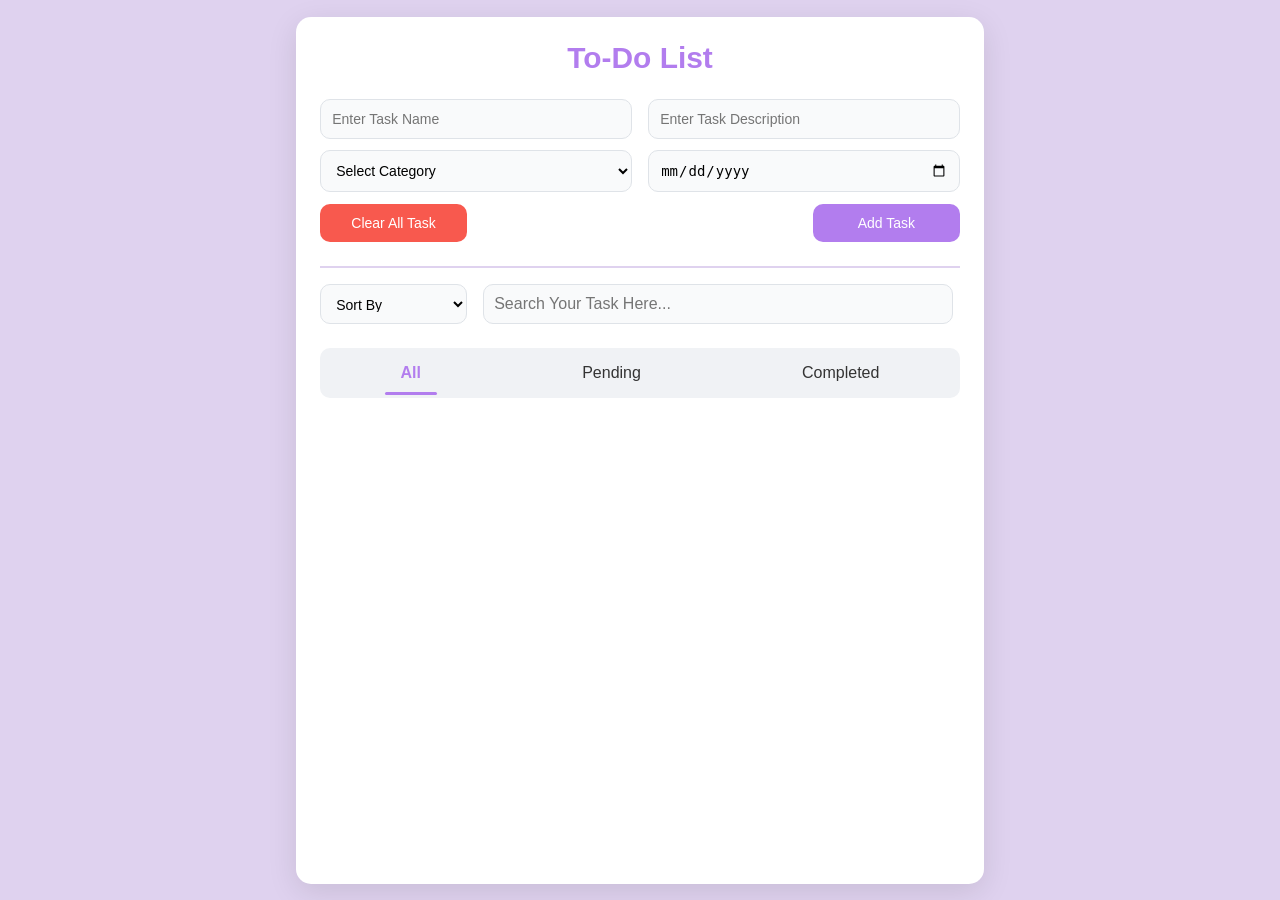
<file: index.html>
<!DOCTYPE html>
<html lang="en">

<head>
    <meta charset="UTF-8">
    <meta name="viewport" content="width=device-width, initial-scale=1.0">
    <title>To-Do List</title>

    <link rel="stylesheet" href="style.css">
</head>

<body>
    <div class="container">
        <div class="header">To-Do List</div>
        <div class="input">
            <div id="errormessage">Invalid Input(only character)</div>

            <div class="row">
                <input type="text" id="taskNameInput" name="tname" placeholder="Enter Task Name"  minlength="1" maxlength="30" required/>
                <input type="text" id="taskDescriptionInput" placeholder="Enter Task Description" minlength="1"
                    maxlength="100" required/>
            </div>
            <div class="row">
                <select id="taskPriorityInput" required>
                    <option value="" selected>Select Category</option>
                    <option value="Personal">Personal</option>
                    <option value="Business">Business</option>
                    <option value="Other">Other</option>
                </select>
                <input type="date" id="taskDateInput" required>
            </div>
            <div class="action-buttons">
                <button class="clear-btn" id="clearAllTasksBtn">Clear All Task</button>
                <button class="task-btn" id="addTaskBtn">Add Task</button>
            </div>
        </div>
        <div class="partition"></div>
        <div class="filter">
            <select id="sortingDropdown" class="sorting-dropdown">
                <option value="default">Sort By</option>
                <option value="alphabetical">A-Z</option>
                <option value="alphabetical-desc">Z-A</option>
                <option value="date">Date</option>
            </select>
            <div class="search-container">
                <input type="text" id="searchBar" placeholder="Search Your Task Here...">
            </div>
        </div>
        <div class="status">
            <div class="status-tab active" data-filter="all">All</div>
            <div class="status-tab" data-filter="pending">Pending</div>
            <div class="status-tab" data-filter="completed">Completed</div>
        </div>
        <ul id="taskList" class="task-list"></ul>
    </div>
    <div id="popup" class="modal">
        <div class="content">
            <h2 id="PName"></h2>
            <p id="PDesc"></p>
            <p id="PCategory"></p>
            <p id="PDate"></p>
        </div>
    </div>

    <script src="script.js"></script>
</body>

</html>
</file>
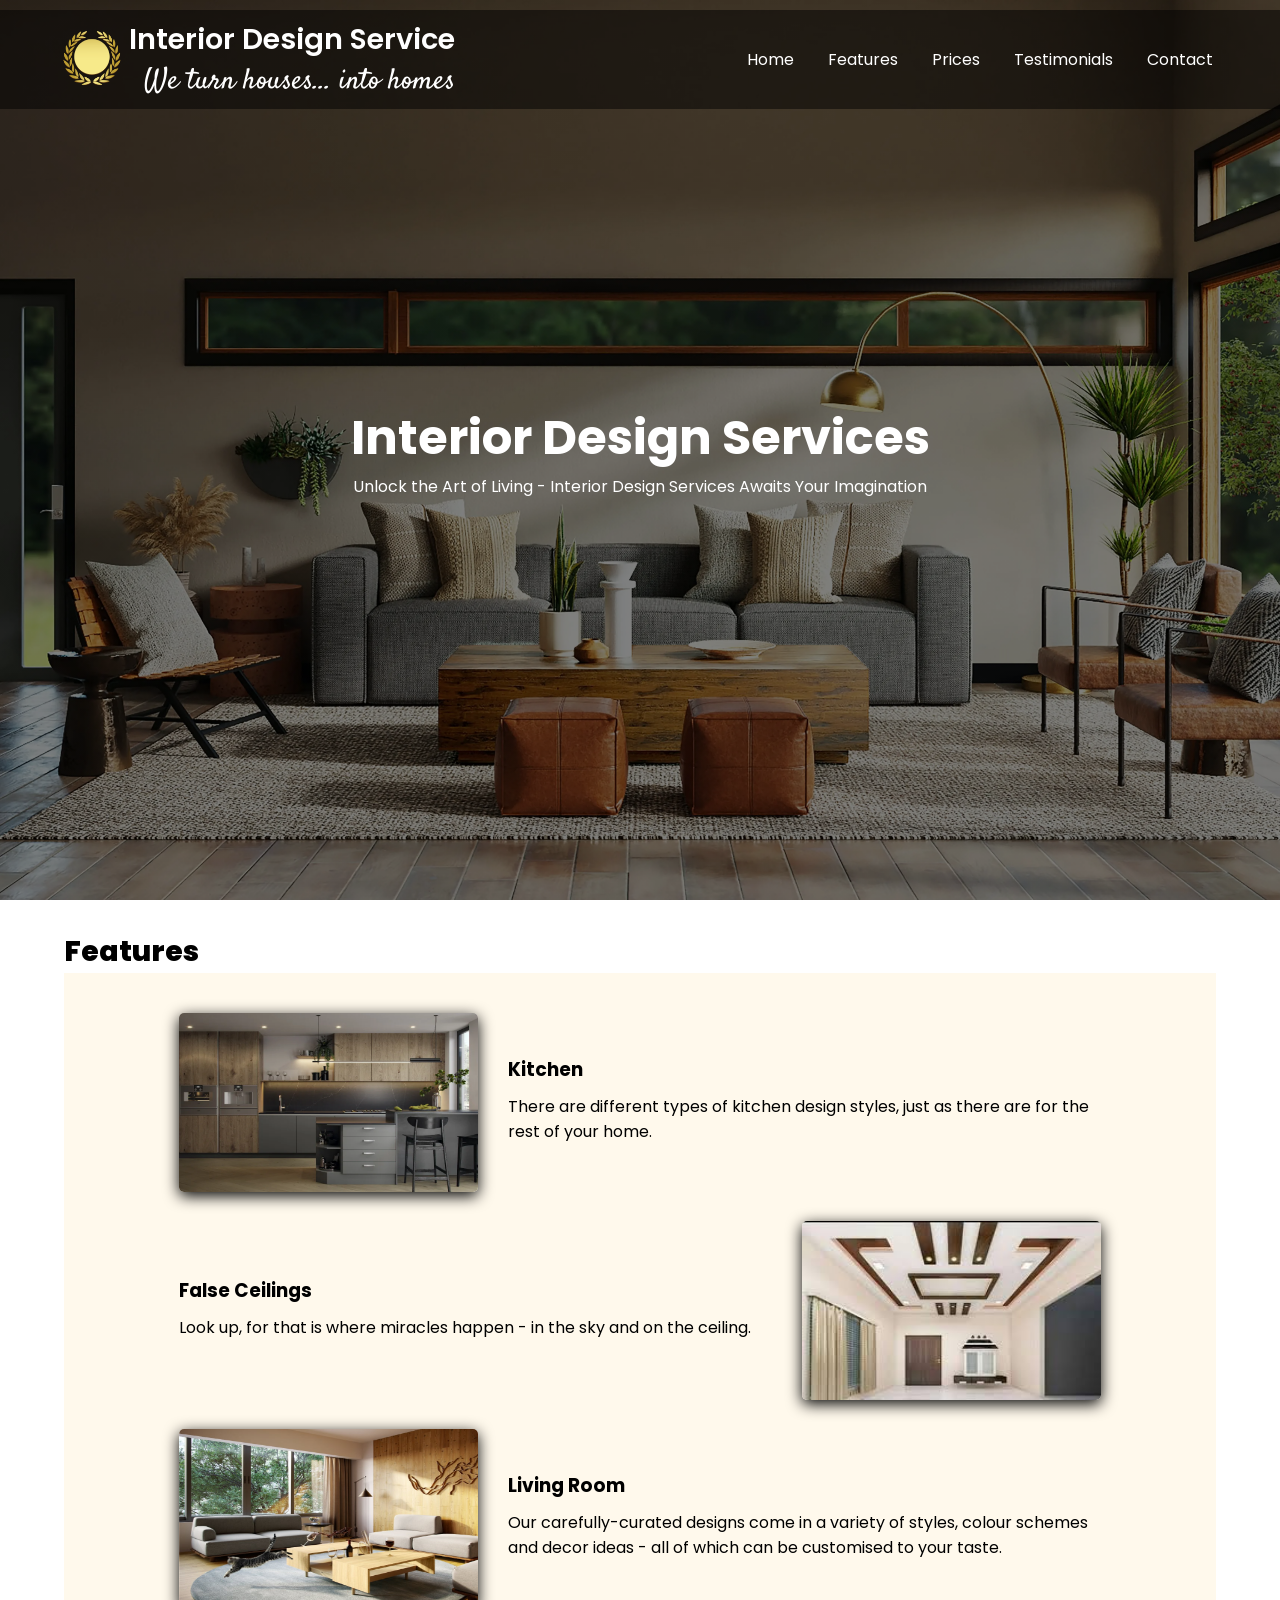
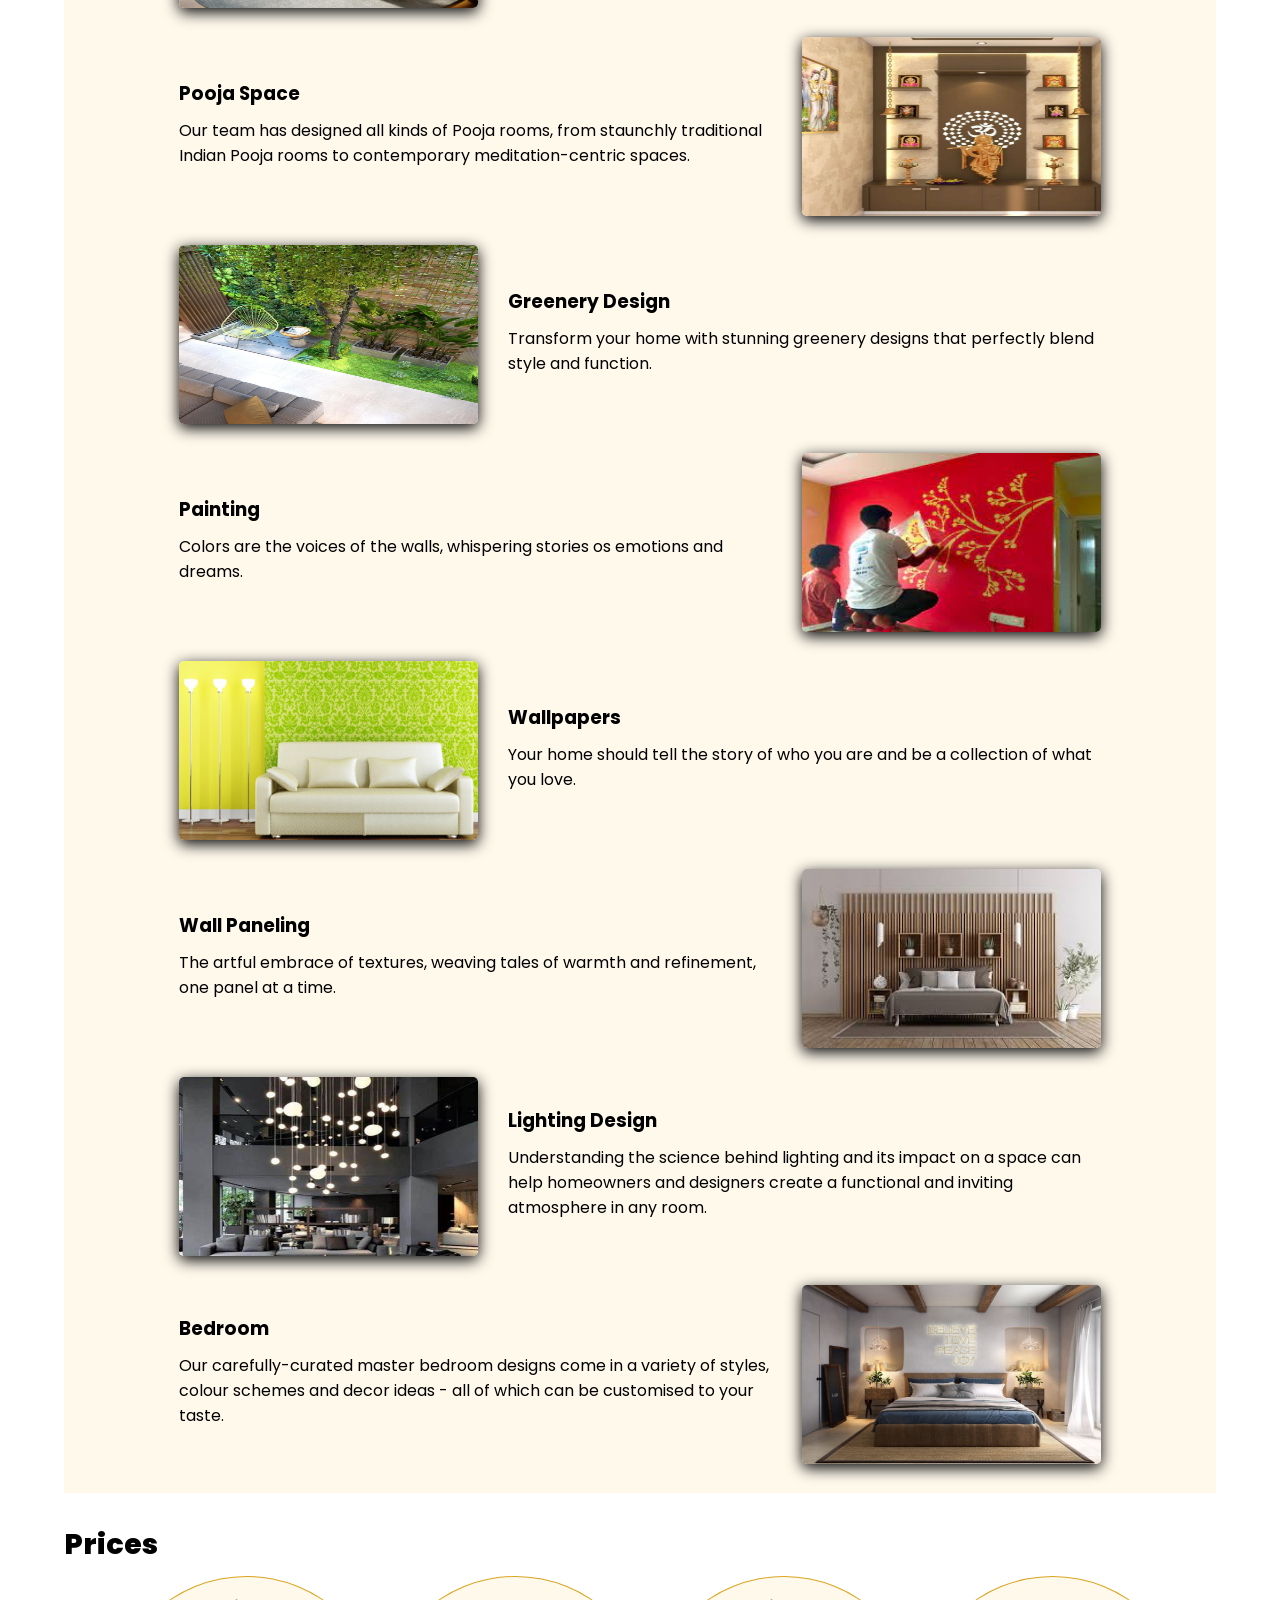
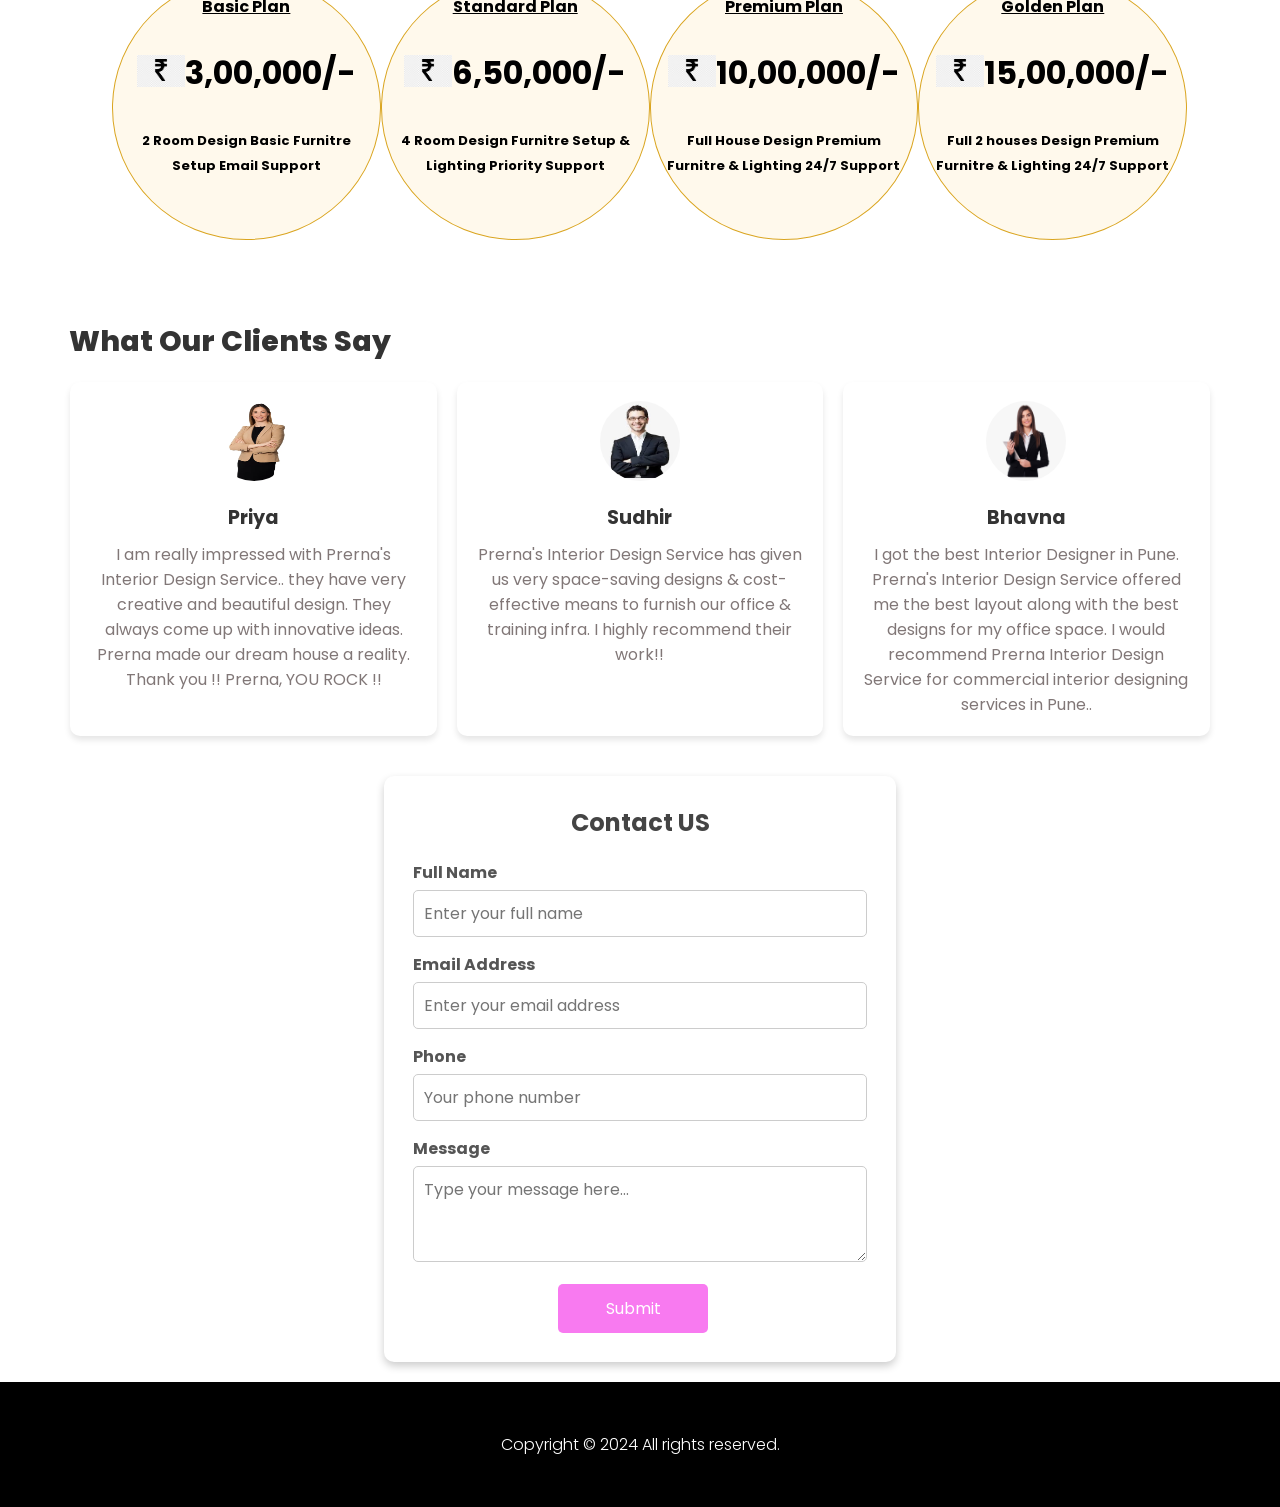
<file: Assignment-2/index.html>
<!DOCTYPE html>
<html>

<head>
    <meta charset="UTF-8">
    <meta name="viewport" content="width=device-width, initial-scale=1.0">

    <title>Interior Design Services</title>
    <link rel="stylesheet" href="style.css">


    <link rel="preconnect" href="https://fonts.googleapis.com">
    <link rel="preconnect" href="https://fonts.gstatic.com" crossorigin>
    <link href="https://fonts.googleapis.com/css2?family=Poppins:wght@600;700&family=Satisfy&display=swap"
        rel="stylesheet">
</head>

<body>
    <div class="navbar top">
        <div class="nav-main">
            <div class="nav-logo"><a href="#"><img src="images/l.webp" alt="lOGO" width="100%" height="100%"></a>
            </div>
            <div class="brand">
                <div class="brand-name"><a href="#">Interior Design Service</a></div>
                <div class="brand-quote"><a class="brand-quote" href="#">We turn houses... into homes</a></div>
            </div>
        </div>
        <nav>
            <input type="checkbox" id="menu-toggle" />
            <label for="menu-toggle" class="hamburger">
                <div class="line"></div>
                <div class="line"></div>
                <div class="line"></div>
            </label>
            <div class="nav-items" id="navitems">
                <div><a class="nav-links" href="#">Home</a></div>
                <div><a class="nav-links" href="#features">Features</a></div>
                <div><a class="nav-links" href="#prices">Prices</a></div>
                <div><a class="nav-links" href="#testimonials">Testimonials</a></div>
                <div><a class="nav-links" href="#contacts">Contact</a></div>
            </div>
        </nav>
    </div>

    <div class="main-background home" id="nav">
        <div class="matter">
            <h1>Interior Design Services</h1>
            <p> Unlock the Art of Living -
                Interior Design Services Awaits Your Imagination</p>
        </div>
    </div>

    <section id="features">

        <div class="heading">Features</div>
        <div class="main">
            <div id="kitchen" class="row">
                <div class="image"><img src="images/kitchen/kitchen2.png" alt="Carpentry"></div>
                <div class="content">
                    <h3>Kitchen</h3>
                    <p>
                        There are different types of kitchen design styles, just as there are for the rest of your home.
                    </p>
                </div>
            </div>

            <div id="ceiling" class="row">
                <div class="content">
                    <h3>False Ceilings</h3>
                    <p>
                        Look up, for that is where miracles happen - in the sky and on the ceiling.
                    </p>
                </div>
                <div class="image"><img src="images/ceiling/c1.png" alt="wallpaper"></div>
            </div>

            <div id="living-room" class="row">
                <div class="image"><img src="images/livingroom/livingroom3.png" alt="wallpaper"></div>
                <div class="content">
                    <h3>Living Room</h3>
                    <p>
                        Our carefully-curated designs come in a variety of styles, colour schemes and decor
                        ideas - all of which can be customised to your taste.
                    </p>
                </div>
            </div>

            <div id="pooja-space" class="row">
                <div class="content">
                    <h3>Pooja Space</h3>
                    <p>
                        Our team has designed all kinds of Pooja rooms, from staunchly traditional Indian Pooja rooms to
                        contemporary meditation-centric spaces. </p>
                </div>
                <div class="image"><img src="images/pooja_space.jpg" alt="wallpaper"></div>
            </div>



            <div id="green-design" class="row">
                <div class="image"><img src="images/greenery_design.jpg" alt="wallpaper"></div>
                <div class="content">
                    <h3>Greenery Design</h3>
                    <p>
                        Transform your home with stunning greenery designs that perfectly blend style and function.
                    </p>
                </div>
            </div>


            <div id="painting" class="row">
                <div class="content">
                    <h3>Painting</h3>
                    <p>
                        Colors are the voices of the walls, whispering stories os emotions and dreams.
                    </p>
                </div>
                <div class="image"><img src="images/painting/painting.png" alt="wallpaper"></div>

            </div>

            <div id="wallpapers" class="row">
                <div class="image"><img src="images/wallpaper/wallpaper.jpg" alt="wallpaper"></div>
                <div class="content">
                    <h3>Wallpapers</h3>
                    <p>
                        Your home should tell the story of who you are and be a collection of what you love.
                    </p>
                </div>
            </div>

            <div class="row">
                <div class="content">
                    <h3>Wall Paneling</h3>
                    <p>
                        The artful embrace of textures, weaving tales of warmth and refinement, one panel at a time.
                    </p>
                </div>
                <div class="image"><img src="images/wall-panelling/wp1.png" alt="wallpaper"></div>
            </div>

            <div id="wallpapers" class="row">
                <div class="image"><img src="images/lighting.jpg" alt="wallpaper"></div>
                <div class="content">
                    <h3>Lighting Design</h3>
                    <p>
                        Understanding the science behind lighting and its impact on a space can help homeowners and
                        designers
                        create a functional and inviting atmosphere in any room. </p>
                </div>
            </div>
            <div class="row">
                <div class="content">
                    <h3>Bedroom</h3>
                    <p>
                        Our carefully-curated master bedroom designs come in a variety of styles, colour schemes and
                        decor
                        ideas - all of which can be customised to your taste. </p>
                </div>
                <div class="image"><img src="images/bedroom/bedroom2.png" alt="wallpaper"></div>
            </div>
        </div>

    </section>
    <section id="prices">
        <div class="heading">Prices</div>
        <div class="steps">
            <div>
                <div class="step1">
                    <h4 class="pricesfirstsection"><a href="#"><b>Basic Plan</b></a></h4>
                    <h4 class="pricesfirstsection" id="price"><img src="images/rupees.png"><a>3,00,000/-</a></h4>
                    <h4 class="pricesfirstsection"><a href="#">2 Room Design
                            Basic Furnitre Setup
                            Email Support</a></h4>
                </div>
            </div>
            <div>
                <div class="step2">
                    <h4 class="pricesfirstsection"><a href="#"><b>Standard Plan</b></a></h4>
                    <h4 class="pricesfirstsection" id="price"><img src="images/rupees.png"><a>6,50,000/-</a></h4>
                    <h4 class="pricesfirstsection"><a href="#">4 Room Design

                            Furnitre Setup & Lighting

                            Priority Support</a></h4>
                </div>
            </div>
            <div>

                <div class="step3">
                    <h4 class="pricesfirstsection"><a href="#"><b>Premium Plan</b></a></h4>
                    <h4 class="pricesfirstsection" id="price"><img src="images/rupees.png"><a>10,00,000/-</a></h4>
                    <h4 class="pricesfirstsection"><a href="#">Full House Design

                            Premium Furnitre & Lighting

                            24/7 Support</a></h4>
                </div>
            </div>
            <div>
                <div class="step4">
                    <h4 class="pricesfirstsection"><a href="#"><b>Golden Plan</b></a></h4>
                    <h4 class="pricesfirstsection" id="price"><img src="images/rupees.png"><a>15,00,000/-</a></h4>
                    <h4 class="pricesfirstsection"><a href="#">Full 2 houses Design
                            Premium Furnitre & Lighting
                            24/7 Support</a></h4>
                </div>
            </div>
        </div>

    </section>




    <section id="testimonials">
        <h2 class="heading">What Our Clients Say</h2>
        <div class="testimonial-container">
            <div class="testimonial">
                <img src="images/girls1.jpg" alt="Client 1">
                <h3>Priya</h3>
                <p>I am really impressed with Prerna's Interior Design Service.. they have very creative and beautiful
                    design. They always come up with innovative ideas. Prerna made our dream house a reality. Thank you
                    !! Prerna, YOU ROCK !!</p>
            </div>
            <div class="testimonial">
                <img src="images/boy.jpg" alt="Client 2">
                <h3>Sudhir</h3>
                <p>Prerna's Interior Design Service has given us very space-saving designs & cost-effective means to
                    furnish our office & training infra. I highly recommend their work!!</p>
            </div>
            <div class="testimonial">
                <img src="images/bhavna.jpg" alt="Client 3">
                <h3>Bhavna</h3>
                <p>I got the best Interior Designer in Pune. Prerna's Interior Design Service offered me the best layout
                    along with the best designs for my office space. I would recommend Prerna Interior Design Service
                    for commercial interior designing services in Pune..</p>
            </div>
        </div>
    </section>

    <section id="contacts">
        <h2>Contact US</h2>
        <form>
            <div class="form">
                <label>Full Name</label>
                <input type="text" id="full-name" placeholder="Enter your full name" required>
            </div>
            <div class="form">
                <label>Email Address</label>
                <input type="email" id="email" placeholder="Enter your email address" required>
            </div>
            <div class="form-phone">
                <div class="form">
                    <label>Phone</label>
                    <input type="tel" id="phone" placeholder="Your phone number">
                </div>
            </div>
            <div class="form">
                <label>Message</label>
                <textarea id="message" placeholder="Type your message here..." required></textarea>
            </div>
            <button type="submit">Submit</button>
        </form>
    </section>
    <footer>
        <div class="footer">
            <div class="f1" id="bottom">
                <p> Copyright &copy; 2024 All rights reserved.</p>
            </div>
    </footer>
</body>

</html>
</file>
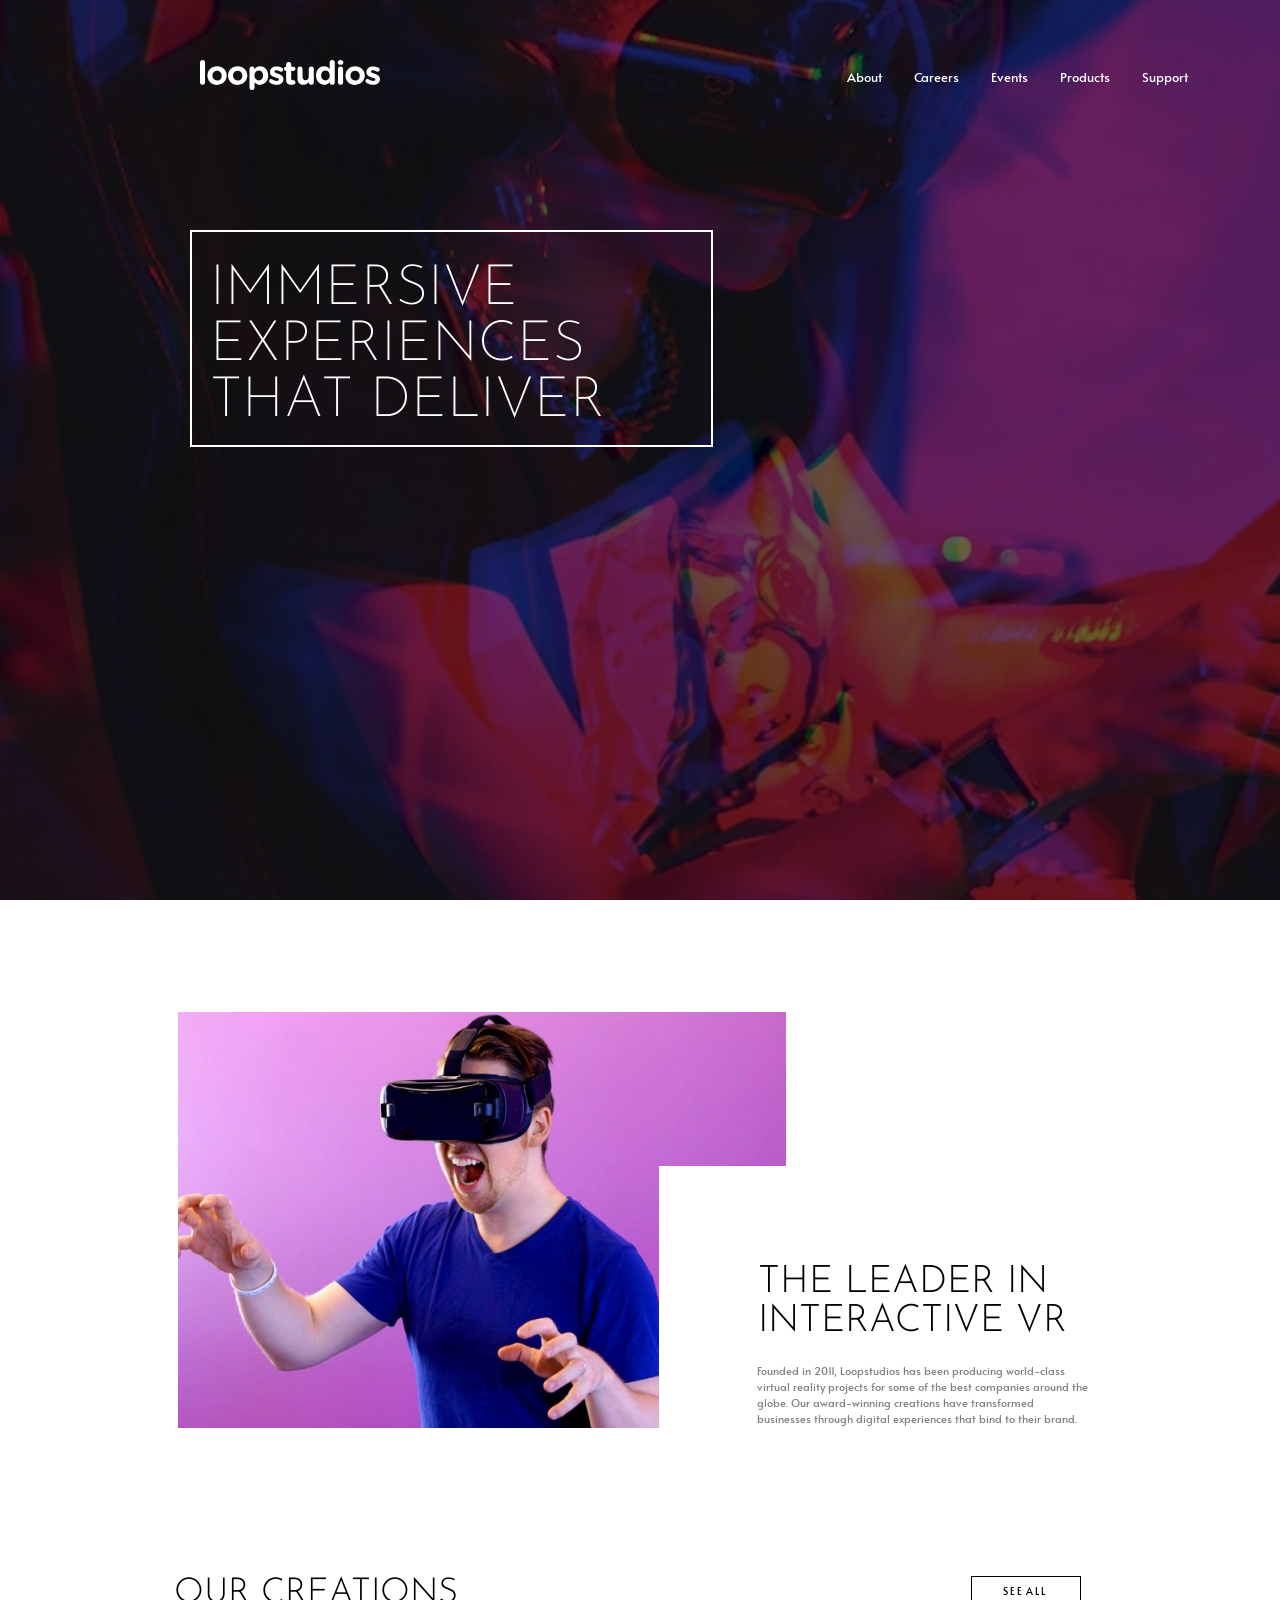
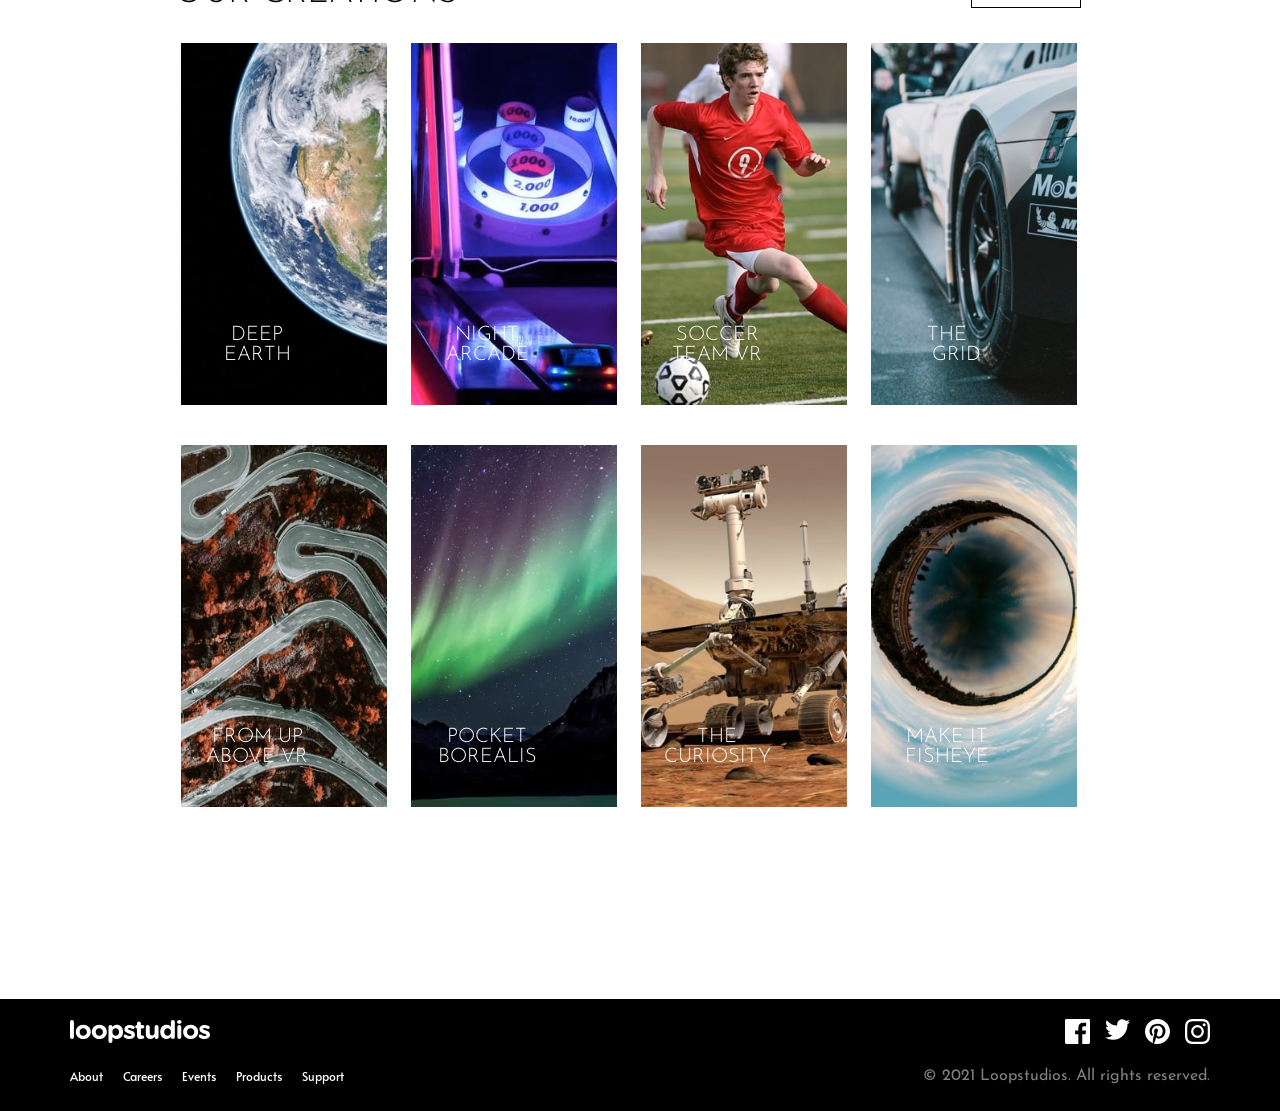
<file: loopstudios-landing-page-main/index.html>
<!DOCTYPE html>
<html lang="en">

<head>
    <meta charset="UTF-8">
    <meta name="viewport" content="width=device-width, initial-scale=1.0">
    <!-- displays site properly based on user's device -->

    <link rel="preconnect" href="https://fonts.googleapis.com">
    <link rel="preconnect" href="https://fonts.gstatic.com" crossorigin>
    <link href="https://fonts.googleapis.com/css2?family=Alata&display=swap" rel="stylesheet">
    <title>Frontend Mentor | Loopstudios landing page</title>
    <link
        href="https://fonts.googleapis.com/css2?family=Alata&family=Josefin+Sans:ital,wght@0,100..700;1,100..700&display=swap"
        rel="stylesheet">
    <style>
        .alata-regular {
            font-family: "Alata", sans-serif;
            font-weight: 400;
            font-style: normal;
        }

        .josefin-sans-hero-content {
            font-family: "Josefin Sans", serif;
            font-optical-sizing: auto;
            font-weight: 100;
            font-style: normal;
        }

        /* .attribution {
            font-size: 11px;
            text-align: center;
            justify-content: end;
            position: absolute;
            top: 143rem;
            left: 490px;
        }

        .attribution a {
            color: hsl(228, 45%, 44%);
        } */

        * {
            margin: 0;
            padding: 0;
            box-sizing: border-box;
        }

        body {
            font-family: Arial, sans-serif;
        }

        header {
            position: absolute;
            top: 60px;
            padding: 0px 0px 0px 100px;
            color: white;
            z-index: 10;
            width: 85%;
            left: 100px;
        }

        .navbar {
            display: flex;
            justify-content: space-between;
            align-items: center;
        }



        .logo img {
            position: relative;
            max-height: 30px;
            left: 0px;
        }


        #menu-toggle {
            display: none;
        }

        .hamburger {
            display: none;
            flex-direction: column;
            cursor: pointer;
        }

        .hamburger .line {
            width: 25px;
            height: 3px;
            background-color: white;
            margin: 3px 0;
        }

        .nav-links {
            list-style: none;
            display: flex;
        }

        .nav-links li {
            margin-left: 2rem;
        }

        .nav-links ul li a {
            font-weight: 300;
        }

        .nav-links li a {
            color: white;
            text-decoration: none;
            font-size: 13px;
            font-family: "ALATA";
        }

        .hero {
            height: 100vh;
            background: url('images/desktop/image-hero.jpg') no-repeat center center/cover;
            display: flex;
            justify-content: center;
            align-items: center;
            position: relative;
            color: white;
        }

        .hero .overlay {
            position: absolute;
            top: 0;
            left: 0;
            width: 100%;
            height: 100%;
            background: rgba(0, 0, 0, 0.6);
        }

        .hero-text h1 {
            font-size: 3.5rem;
            padding: 30px 30px 30px 18px;
            position: absolute;
            border: 2px solid white;
            width: 523px;
            height: 217px;
            top: 230px;
            left: 190px;
            font-family: "Josefin Sans", serif;
            font-weight: 200;
        }

        .two-column {
            display: flex;
            justify-content: space-between;
            padding: 7rem 2rem;
            flex-wrap: wrap;
        }

        .image-box {
            position: relative;
            left: 12%;
            flex: 1;
            max-width: 50%;
        }

        .image-box img {
            width: 100%;
            height: auto;
        }


        .content1 {
            position: relative;
            top: 154px;
            height: 277px;
            right: 127px;
            flex: 1;
            padding: 2rem;
            background-color: white;
            max-width: 38%;
            z-index: 5;
        }

        .content1 h1 {
            padding: 65px 0px 22px 67px;
            font-size: 38px;
            font-family: "Josefin Sans", serif;
            font-weight: 300;
        }

        .content1 p {
            padding: 9px 0px 2px 66px;
            font-family: "Alata", sans-serif;
            font-size: 11.4px;
            color: gray;
            position: relative;
            top: -10px;
        }

        .bottom-section {
            position: relative;
            display: flex;
            justify-content: space-between;
            padding: 2rem;
            font-size: 23px;
            font-family: "Josefin Sans", serif;
            font-weight: 300;
            width: 75%;
            left: 142px;
        }

        .bottom-section h2 {
            font-weight: 300;
        }

        .button {
            font-size: 11px;
            text-decoration: none;
            font-family: "Alata", sans-serif;
            display: inline-block;
            padding: 0.70rem 1rem;
            padding-left: 1rem;
            color: black;
            border: 1px solid black;
            text-decoration: none;
            font-weight: 100;
            width: 110px;
            height: 32px;
            position: relative;
            right: -11px;
            padding-left: -52px;
            padding-right: 21px;
            text-align: center;
            font-size: 10px;
            padding-top: 7px;
        }

        .button:hover {
            text-decoration: none;
            background-color: black;
            color: white;
        }

        .images {
            display: grid;
            grid-template-columns: repeat(4, 1fr);
            padding: 0px 0px 0px 0px;
            max-width: 920px;
            margin: 0 auto;
            position: relative;
            left: -11px;
        }

        .grid-column {
            padding: 0px 12px 0px 12px;
            text-align: center;
            background-color: white;
        }

        .grid-column img {
            max-width: 100%;
            height: auto;
            display: block;
        }

        .grid-column h3 {
            position: relative;
            top: -100px;
            font-size: 1.2rem;
            margin-top: 0.5rem;
            text-transform: uppercase;
            color: #444;
        }

        .grid-column:hover {
            cursor: pointer;
            filter: blur(3px);
        }

        footer {
            position: relative;
            top: 120px;
            height: 7rem;
            background-color: black;
            color: white;
            padding: 20px;
        }

        .footer-container {
            display: flex;
            flex-direction: column;
            gap: 20px;
            text-align: center;
        }

        .footer-top {
            display: flex;
            justify-content: space-between;
            align-items: center;
            flex-wrap: wrap;
            padding: 0px 50px;
        }

        .footer-logo img {
            width: 140px;
            height: auto;
        }

        .footer-social {
            display: flex;
            gap: 15px;
        }

        .footer-social a img {
            width: 25px;
        }

        .footer-bottom {
            display: flex;
            justify-content: space-between;
            align-items: center;
            flex-wrap: wrap;
            padding: 0px 50px;
        }

        .footer-links {
            display: flex;
            gap: 20px;
            font-family: "Alata", sans-serif;
            font-weight: 180;
            font-size: 12px;
        }

        .footer-links a {
            text-decoration: none;
            color: white;
        }

        .footer-rights {
            color: gray;
            font-family: "Josefin Sans", serif;
            font-weight: 400;
        }

        .imaggridmamelabling {
            position: relative;
            top: -80px;
            width: 110px;
            left: 21px;
            color: white;
            font-family: "Josefin Sans", serif;
            font-size: 20px;
            font-weight: 300;

        }

        .hidden1 {
            visibility: hidden;
        }

        @media (max-width: 768px) {
            .attribution {
                font-size: 11px;
                text-align: center;
                justify-content: end;
                position: absolute;
                top: 188rem;
                left: 0px;
                width: 100%;
            }

            header {
                top: 20px;
                padding: 0px 0px 0px 20px;
                width: 95%;
                left: 0px;
            }

            .hero-text h1 {
                top: 15rem;
                text-align: center;
                font-size: 2.0rem;
                border: 2px solid white;
                width: 272px;
                height: 162px;
                left: 16px;
                font-family: "Josefin Sans", serif;
                font-weight: 300;
                padding: 17px 192px 30px 15px;
            }

            .nav-links {
                display: none;
                flex-direction: column;
                position: absolute;
                height: 350px;
                top: 100%;
                left: 0;
                width: 105%;
                background-color: rgba(0, 0, 0, 0.9);
                text-align: center;
                padding: 1rem 0;
            }

            .navlinkli {
                padding: 18px;
            }

            #menu-toggle:checked~.nav-links {
                display: flex;
            }

            .hamburger {
                display: flex;
            }

            .two-column {
                flex-direction: column;
                align-items: center;
                padding: 48px 0px 0px 0px;
            }

            .image-box {
                position: relative;
                left: 0px;
                max-width: 100%;
                padding: 1rem;
            }

            .image-box img {
                width: 100%;
                height: auto;
            }

            .bottom-section h2 {
                font-weight: 300;
                font-size: 29px;
            }

            .content1 {
                position: relative;
                top: 0px;
                height: 94px;
                left: 2px;
                background-color: white;
                max-width: 90%;
                z-index: 5;
            }


            .content1 h1 {
                padding: 0px 0px 23px 17px;
                font-size: 24px;
                font-family: "Josefin Sans", serif;
                font-weight: 300;
            }

            .content1 p {
                padding: 0px 0px 0px 0px;
                font-family: "Alata", sans-serif;
                font-size: 11.5px;
                color: gray;
                text-align: center;
                width: 13rem;
                position: relative;
                right: -9px;
            }

            .bottom-section {
                flex-direction: column;
                text-align: center;
            }



            .bottom-section {
                position: relative;
                width: 100%;
                left: 0px;
            }

            .button {
                position: relative;
                width: 122px;
                left: 110px;
                align-items: center;
                z-index: 150;
            }

            .images {
                grid-template-columns: 1fr;
                left: 1px;
                width: 295px;
            }

            footer {
                position: relative;
                top: 120px;
                height: 17rem;
                background-color: black;
                color: white;
                padding: 20px;
            }

            .footer-rights {
                color: gray;
                font-family: "Josefin Sans", serif;
                font-weight: 400;
                font-size: 10px;
            }

            .grid-column {
                padding: 0PX 12PX 0PX 12PX;
            }

            .grid-column img {
                margin: 0 auto 1rem;
            }

            .footer-top {
                flex-direction: column;
                gap: 20px;
                padding: 0;
            }


            .footer-bottom {
                flex-direction: column;
                gap: 20px;
            }

            .footer-links {
                position: relative;
                top: -52px;
                flex-direction: column;
                gap: 10px;
            }

            .footer-social {
                position: relative;
                top: 155px;
            }

            .imaggridmamelabling {
                left: 10px;
            }

            .hidden {
                visibility: hidden;
            }

            .hidden1 {
                visibility: visible;
            }
        }


        @media (min-width: 769px) and (max-width: 1224px) {
            .images {
                grid-template-columns: repeat(4, 1fr);
            }

        }

        @media (min-width: 769px) and (max-width: 1224px) {
            .content1 {
                top: 120px;
                height: 280px;
                right: 75px;
                flex: 1;
                padding: 2rem;
                max-width: 38%;
            }

            .content1 h1 {
                padding: 14px 0px 13px 46px;
                font-size: 18px;

            }

            .content1 p {
                padding: 9px 0px 2px 49px;
                font-size: 10px;
                position: relative;
                top: -8px;
            }

            .hidden1 {
                visibility: visible;
                align-items: center;
                justify-content: center;
                align-content: center;
                position: relative;
                left: 18rem;
            }
        }

        @media (min-width: 339px) and (max-width: 768px) {
            .content1 p {
                padding: 0px 0px 0px 0px;
                font-family: "Alata", sans-serif;
                font-size: 11.5px;
                color: gray;
                text-align: center;
                width: 13rem;
                position: relative;
                right: -65px;
            }

            .content1 h1 {
                padding: 0px 0px 23px 40px;
                font-size: 24px;
                font-family: "Josefin Sans", serif;
                font-weight: 300;
            }

            .hidden1 {
                visibility: visible;
                align-items: center;
                justify-content: center;
                align-content: center;
                position: relative;
                left: 12rem;
            }
        }

        a:hover {
            text-decoration: underline;
        }
    </style>
</head>

<body>


    <header>
        <nav class="navbar">
            <div class="logo"><img src="images/logo.svg" alt="Logo"></div>
            <input type="checkbox" id="menu-toggle" />
            <label for="menu-toggle" class="hamburger">
                <div class="line"></div>
                <div class="line"></div>
                <div class="line"></div>
            </label>
            <ul class="nav-links">
                <li class="navlinkli"><a href="#">About</a></li>
                <li class="navlinkli"><a href="#">Careers</a></li>
                <li class="navlinkli"><a href="#">Events</a></li>
                <li class="navlinkli"><a href="#">Products</a></li>
                <li class="navlinkli"><a href="#">Support</a></li>
            </ul>
        </nav>
    </header>

    <section class="hero">
        <div class="overlay"></div>
        <div class="hero-text">
            <h1>IMMERSIVE EXPERIENCES THAT DELIVER</h1>
        </div>
    </section>

    <div class="two-column">
        <div class="image-box">
            <img src="images/desktop/image-interactive.jpg" alt="Interactive VR">
        </div>
        <div class="content1">
            <h1>THE LEADER IN INTERACTIVE VR </h1>
            <p>
                Founded in 2011, Loopstudios has been producing world-class virtual reality projects for some of the
                best companies around the globe. Our award-winning creations have transformed businesses through digital
                experiences that bind to their brand.
            </p>
        </div>
    </div>

    <div class="bottom-section">
        <h2>OUR CREATIONS</h2>
        <a href="#" class="button hidden">S&nbsp;E&nbsp;E&nbsp; A&nbsp;L&nbsp;L</a>
    </div>

    <div class="images">
        <div class="grid-column">
            <picture>
                <source srcset="images/mobile/image-deep-earth.jpg" media="(max-width: 768px)">
                <img src="images/desktop/image-deep-earth.jpg" alt="Image 1">
                <p class="imaggridmamelabling">DEEP EARTH</p>
            </picture>

        </div>
        <div class="grid-column">
            <picture>
                <source srcset="images/mobile/image-night-arcade.jpg" media="(max-width: 768px)">
                <img src="images/desktop/image-night-arcade.jpg" alt="Image 2">
                <P class="imaggridmamelabling">NIGHT ARCADE</P>
            </picture>

        </div>
        <div class="grid-column">
            <picture>
                <source srcset="images/mobile/image-soccer-team.jpg" media="(max-width: 768px)">
                <img src="images/desktop/image-soccer-team.jpg" alt="Image 3">
                <P class="imaggridmamelabling">SOCCER TEAM VR</P>
            </picture>

        </div>
        <div class="grid-column">
            <picture>
                <source srcset="images/mobile/image-grid.jpg" media="(max-width: 768px)">
                <img src="images/desktop/image-grid.jpg" alt="Image 4">
                <P class="imaggridmamelabling">THE &nbsp;&nbsp;&nbsp;GRID</P>
            </picture>

        </div>

        <div class="grid-column">
            <picture>
                <source srcset="images/mobile/image-from-above.jpg" media="(max-width: 768px)">
                <img src="images/desktop/image-from-above.jpg" alt="Image 1">
                <P class="imaggridmamelabling">FROM UP ABOVE VR</P>
            </picture>

        </div>
        <div class="grid-column">
            <picture>
                <source srcset="images/mobile/image-pocket-borealis.jpg" media="(max-width: 768px)">
                <img src="images/desktop/image-pocket-borealis.jpg" alt="Image 2">
                <P class="imaggridmamelabling">POCKET BOREALIS</P>
            </picture>

        </div>
        <div class="grid-column">
            <picture>
                <source srcset="images/mobile/image-curiosity.jpg" media="(max-width: 768px)">
                <img src="images/desktop/image-curiosity.jpg" alt="Image 3">
                <P class="imaggridmamelabling">THE CURIOSITY</P>
            </picture>

        </div>
        <div class="grid-column">
            <picture>
                <source srcset="images/mobile/image-fisheye.jpg" media="(max-width: 768px)">
                <img src="images/desktop/image-fisheye.jpg" alt="Image 4">
                <P class="imaggridmamelabling">MAKE IT FISHEYE</P>
            </picture>

        </div>
    </div>
    <a href="#" class="button hidden1">S&nbsp;E&nbsp;E&nbsp; A&nbsp;L&nbsp;L</a>
    <footer>
        <div class="footer-container">
            <div class="footer-top">
                <div class="footer-logo">
                    <img src="images/logo.svg" alt="Logo">
                </div>
                <div class="footer-social">
                    <a href="#"><img src="images/icon-facebook.svg" alt="Facebook"></a>
                    <a href="#"><img src="images/icon-twitter.svg" alt="Twitter"></a>
                    <a href="#"><img src="images/icon-pinterest.svg" alt="Pinterest"></a>
                    <a href="#"><img src="images/icon-instagram.svg" alt="Instagram"></a>
                </div>
            </div>

            <div class="footer-bottom">
                <nav class="footer-links">
                    <a href="#">About</a>
                    <a href="#">Careers</a>
                    <a href="#">Events</a>
                    <a href="#">Products</a>
                    <a href="#">Support</a>
                </nav>
                <div class="footer-rights">
                    &copy; 2021 Loopstudios. All rights reserved.
                </div>
            </div>
        </div>
    </footer>

    <!-- <div class="attribution">
        Challenge by <a href="https://www.frontendmentor.io?ref=challenge" target="_blank">Frontend Mentor</a>.
        Coded by <a href="#">Prerna Bhise</a>.
    </div> -->
</body>

</html>
</file>
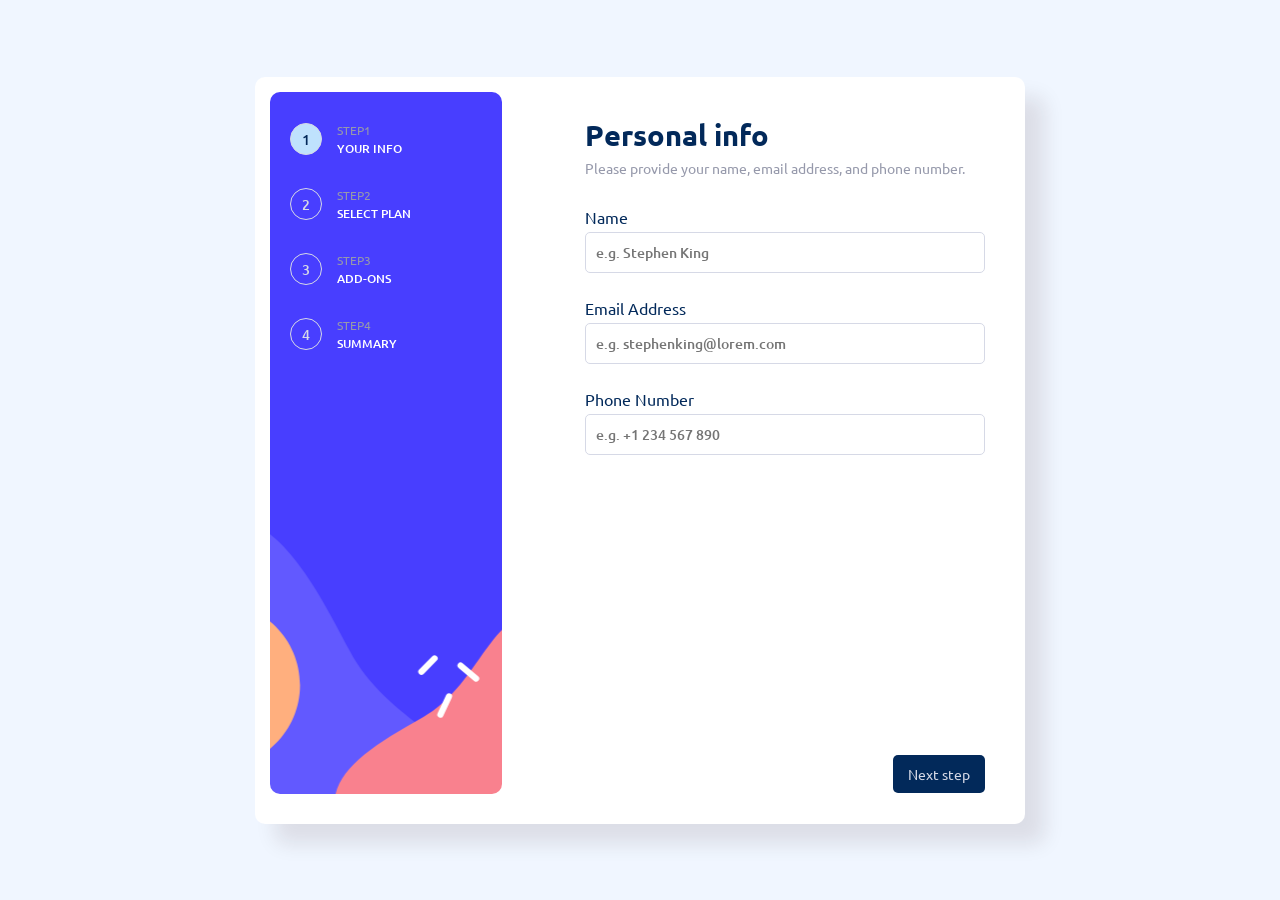
<file: multi-step-form-main/multi-step-form-main/index.html>
<!DOCTYPE html>
<html lang="en">

<head>
  <meta charset="UTF-8">
  <meta name="viewport" content="width=device-width, initial-scale=1.0">
  <!-- displays site properly based on user's device -->

  <link rel="icon" type="image/png" sizes="32x32" href="./assets/images/favicon-32x32.png">
  <link rel="preconnect" href="https://fonts.googleapis.com">
  <link rel="preconnect" href="https://fonts.gstatic.com" crossorigin>
  <link href="https://fonts.googleapis.com/css2?family=Arvo:ital,wght@0,400;0,700;1,400;1,700&family=Barlow:ital,wght@0,100;0,200;0,300;0,400;0,500;0,600;0,700;0,800;0,900;1,100;1,200;1,300;1,400;1,500;1,600;1,700;1,800;1,900&family=Quicksand:wght@300..700&family=Roboto+Condensed:ital,wght@0,100..900;1,100..900&family=Roboto+Slab:wght@100..900&family=Roboto:ital,wght@0,100;0,300;0,400;0,500;0,700;0,900;1,100;1,300;1,400;1,500;1,700;1,900&family=Ubuntu:ital,wght@0,300;0,400;0,500;0,700;1,300;1,400;1,500;1,700&display=swap" rel="stylesheet">
  <title>Frontend Mentor | Multi-step form</title>
  <link rel="stylesheet" href="style.css">
  <!-- Feel free to remove these styles or customise in your own stylesheet 👍 -->
  <style>
    .attribution {
      font-size: 11px;
      text-align: center;
    }

    .attribution a {
      color: hsl(228, 45%, 44%);
    }
  </style>
</head>

<body>
  <main class="main">

    <div class="stepContainer">

      <div class="sidebar">
        <div class="stepCircle">
          <div class="circle_num">1</div>
          <div class="circle_text">
            <p class="subtitle">STEP1</p>
            <p class="miniTitle">YOUR INFO</p>
          </div>
        </div>
        <div class="stepCircle">
          <div class="circle_num 2">2</div>
          <div class="circle_text">
            <p class="subtitle">STEP2</p>
            <p class="miniTitle">SELECT PLAN</p>
          </div>
        </div>
        <div class="stepCircle">
          <div class="circle_num 3">3</div>
          <div class="circle_text">
            <p class="subtitle">STEP3</p>
            <p class="miniTitle">ADD-ONS</p>
          </div>
        </div>
        <div class="stepCircle">
          <div class="circle_num 4">4</div>
          <div class="circle_text">
            <p class="subtitle">STEP4</p>
            <p class="miniTitle">SUMMARY</p>
          </div>
        </div>
      </div>
      <div class="steps_container">
        <form class="step" id="form">
          <h3 class="main_title">Personal info</h3>
          <p class="description">
            Please provide your name, email address, and phone number.
          </p>
          <ul class="list">
            <li class="list_item">
              <div class="input_label">
                <p class="label">Name</p>
                <p class="error"></p>
              </div>
              <input type="text" name="userName" class="input" placeholder="e.g. Stephen King" minlength="2" maxlength="35" required />
            </li>
            <li class="list_item">
              <div class="input_label">
                <p class="label">Email Address</p>
                <p class="error"></p>
              </div>
              <input type="email" name="email" class="input" placeholder="e.g. stephenking@lorem.com" required />
            </li>
            <li class="list_item">
              <div class="input_label">
                <p class="label">Phone Number</p>
                <p class="error"></p>
              </div>
              <input type="text" name="phone" class="input" maxlength="10" placeholder="e.g. +1 234 567 890" required />
            </li>
          </ul>
        </form>
        <div class="step" id="step-2">
          <h3 class="main_title">Select your plan</h3>
          <p class="description">
            You have the option of monthly or yearly billing.
          </p>
          <div class="planCard_container" id="plan-cards">
            <div class="plan_Card card">
              <div class="card__img">
                <img src="./assets/images/icon-arcade.svg" alt="arcade" />
              </div>
              <div class="plan_price">
                <p class="card_name" id="arcade">Arcade</p>
                <p class="card_price">
                  $<span class="subscription_price">00</span>/<span class="sbscription__duration">xx</span>
                </p>
                <p class="yearly_benefit">2 months free</p>
              </div>
            </div>
            <div class="plan_Card card">
              <div class="card__img">
                <img src="./assets/images/icon-advanced.svg" alt="arcade" />
              </div>
              <div class="plan_price">
                <p class="card_name" id="advance">Advanced</p>
                <p class="card_price">
                  $<span class="subscription_price">00</span>/<span class="sbscription__duration">xx</span>
                </p>
                <p class="yearly_benefit">2 months free</p>
              </div>
            </div>
            <div class="plan_Card card">
              <div class="card__img">
                <img src="./assets/images/icon-pro.svg" alt="arcade" />
              </div>
              <div class="plan_price">
                <p class="card_name" id="pro">Pro</p>
                <p class="card_price">
                  $<span class="subscription_price">00</span>/<span class="sbscription__duration">xx</span>
                </p>
                <p class="yearly_benefit">2 months free</p>
              </div>
            </div>
          </div>
          <p id="select-plan-error"></p>
          <div class="toggle_Switch" id="toggle" >
            <p class="monthly_plan selected_plan" id="monthly">Monthly</p>
            <div class="toggle">
              <div class="toggle_circle" ></div>
            </div>
            <p class="yearly" id="yearly">Yearly</p>
          </div>
        </div>
        <div class="step" id="step-3">
          <h3 class="main_title">Pick add-ons</h3>
          <p class="description">
            Add-ons help enhance your gaming experience.
          </p>
          <div class="addonCard_container">
            <div class="addonCard card">
              <input type="checkbox" name="checkbox" id="" class="checkbox" />
              <div class="card_text">
                <p class="card_name">Online service</p>
                <p class="card_description">Access to multiplayer games</p>
              </div>
              <p class="card_price" id="price">
                +$<span class="subscription_price">00</span>/<span class="sbscription__duration">xx</span>
              </p>
            </div>
            <div class="addonCard card">
              <input type="checkbox" name="checkbox" id="" class="checkbox" />
              <div class="card_text">
                <p class="card_name">Larger storage</p>
                <p class="card_description">Extra 1TB of cloud save</p>
              </div>
              <p class="card_price" id="price">
                +$<span class="subscription_price">00</span>/<span class="sbscription__duration">xx</span>
              </p>
            </div>
            <div class="addonCard card">
              <input type="checkbox" name="checkbox" id="" class="checkbox" />
              <div class="card_text">
                <p class="card_name">Customizable Profile</p>
                <p class="card_description">Custom theme on your profile</p>
              </div>
              <p class="card_price" id="price">
                +$<span class="subscription_price">00</span>/<span class="sbscription__duration">xx</span>
              </p>
            </div>
          </div>
        </div>
        <div class="step" id="step-4">
          <h3 class="main_title">Finishing up</h3>
          <p class="description">
            Double-check everything looks OK before 
            ing.
          </p>
          <div class="finishingupContainer card">
            <div class="selected_plan_container">
              <div class="" id="selected-plan"></div>
              <button class="changePlan" id="change-plan">change</button>
            </div>
            <ul id="selected-addon">
            </ul>
          </div>
          <div class="total" id="total">
          </div>
        </div>
        <div class="step last_step" id="thank-you">
          <div class="final_img">
            <img src="./assets/images/icon-thank-you.svg" alt="" />
          </div>
          <h3 class="main_title">Thank you!</h3>
          <p class="description">
            Thanks for confirming your subscription! We hope you have fun
            using our platform. If you ever need support, please feel free to
            email us at support@loremgaming.com.
          </p>
        </div>
        <div class="btn">
          <button class="button goBack" id="prev-button">
            Go Back
          </button>
          <button type="submit" class="button nextStep" id="next-button">
            Next Step
          </button>
              </div>
</div>
    </div>
  </main>
 
  <!-- <div class="attribution">
    Challenge by <a href="https://www.frontendmentor.io?ref=challenge" target="_blank">Frontend Mentor</a>.
    Coded by <a href="#">Your Name Here</a>.
  </div> -->
  <script src="script.js"></script>
</body>

</html>
</file>
<file: style.css>
body {
    font-family: 'Poppins', sans-serif;
    background-color: #dfd2ef;
    margin: 0;
    padding: 0;
    display: flex;
    justify-content: center;
    align-items: center;
    min-height: 100vh;
    overflow-y: hidden;
}

.container {
    width: 100%;
    max-width: 50%;
    height: 91vh;
    background-color: #ffffff;
    border-radius: 15px;
    box-shadow: 0 8px 30px rgba(0, 0, 0, 0.1);
    padding: 1.5rem;
}

.header {
    font-size: 1.87rem;
    font-weight: 700;
    text-align: center;
    color: #b27dee;
    margin-bottom: 1.5rem;
}


.input {
    margin-bottom: 1.5rem;
    display: flex;
    flex-direction: column;
    gap: 0.7rem;
}

.row {
    display: flex;
    gap: 1rem;
}

.row input,
.row select {
    flex: 1;
    padding: 0.7rem;
    border-radius: 10px;
    border: 1px solid #dfe3e8;
    font-size: 14px;
    outline: none;
    background-color: #f9fafb;
}

.action-buttons {
    display: flex;
    justify-content: space-between;
    gap: 1rem;
}

.task-btn,
.clear-btn {
    padding: 0.7rem 1.5rem;
    font-size: 14px;
    border-radius: 10px;
    border: none;
    cursor: pointer;
    flex: 1;
    max-width: 23%;
}

.task-btn {
    background-color: #b27dee;
    color: white;
}

.clear-btn {
    background-color: #f8594e;
    color: white;
}

.status {
    display: flex;
    justify-content: space-around;
    padding: 0.5rem 0;
    background-color: #f0f2f5;
    border-radius: 10px;
    margin-bottom: 1.5rem;
    position: relative;
}

.status-tab {
    padding: 0.5rem 1rem;
    font-size: 1rem;
    cursor: pointer;
    border-radius: 8px;
    color: #333;
    position: relative;
}

.status-tab.active {
    color: #b27dee;
    font-weight: bold;
}

.status-tab.active::after {
    content: '';
    position: absolute;
    bottom: -5px;
    left: 0;
    width: 100%;
    height: 3px;
    background-color: #b27dee;
    border-radius: 5px;
}

.task-list {
    display: flex;
    flex-direction: column;
    gap: 1rem;
    padding: 0;
    max-height: 11rem;
    overflow-y: auto;
}

.task-item {
    background-color: #ffffff;
    border-radius: 8px;
    box-shadow: 0 6px 10px rgba(0, 0, 0, 0.1);
    padding: 1rem;
    height: 6.5rem;
    display: flex;
    gap: 0.8rem;
    position: relative;
    word-break: break-all;
    transition: transform 0.3s ease;
}

.task-item:hover {
    box-shadow: 0 5px 5px rgba(0, 0, 0, 0.2);
}

.task-details {
    display: flex;
    flex-direction: column;
    gap: 0.4rem;
    height: 9.3rem;
}

.task-header {
    display: flex;
    align-items: center;
    gap: 0.8rem;
}

.task-name {
    font-size: 1.3rem;
    font-weight: 700;
    color: #333;
}

.task-description {
    font-size: 1rem;
    color: #777;
}

.task-date {
    font-size: 0.9rem;
    color: #555;
}

.status-checkbox {
    width: 1rem;
    height: 1rem;
    cursor: pointer;
}

.delete-btn {
    background-color: transparent;
    border: none;
    color: #ee7171;
    font-size: 1.1rem;
    cursor: pointer;
    position: absolute;
    top: 10px;
    right: 10px;
    padding: 0;
    transition: color 0.3s ease;
}


.task-item.completed {
    background-color: #f1f8e9;
    text-decoration: line-through;
    color: #888;
}

.task-item.pending {
    background-color: #dfd2ef;
}



.delete-btn:hover {
    color: #c82333;
}

.partition {
    margin-bottom: 1rem;
    border-bottom: 2px solid #dfd2ef;
}

.filter {
    display: flex;
    flex-wrap: wrap;
    gap: 2rem;
}


.sorting-dropdown {
    width: 200px;
    padding: 0.7rem;
    border-radius: 10px;
    border: 1px solid #dfe3e8;
    background-color: #f9fafb;
    font-size: 1rem;
    cursor: pointer;
    margin-bottom: 1.5rem;
}

#sortingDropdown {
    height: 2.5rem;
    font-size: 14px;
    width: 23%;
}

@keyframes fadeIn {
    0% {
        opacity: 0;
        transform: translateY(20px);
    }

    100% {
        opacity: 1;
        transform: translateY(0);
    }
}

@keyframes slideOut {
    0% {
        opacity: 1;
        transform: translateX(0);
    }

    100% {
        opacity: 0;
        transform: translateX(100%);
    }
}

.search-container {
    margin-bottom: 1.5rem;
    text-align: center;

}

#searchBar {
    width: 35vw;
    padding: 10px;
    font-size: 1rem;
    border: 1px solid #dfe3e8;
    border-radius: 10px;
    font-size: 1rem;
    outline: none;
    background-color: #f9fafb;


}

.filter {
    display: flex;
    flex-wrap: wrap;
    gap: 1rem;
}


#errormessage {
    color: red;
    display: none;
}

.modal {
    display: none;
    position: fixed;
    z-index: 1;
    left: 0;
    top: 0;
    width: 100%;
    height: 100%;
    overflow: auto;
    padding-top: 4rem;
}

.content {
    box-shadow: 0px 2px 12px 2px grey;
    margin: 6% auto;
    padding: 1.8rem;
    border-radius: 10px;
    width: 80%;
    max-width: 33%;
    word-break: break-all;
    color: #040206;
    background-color: #d1b7ee;
}

@media(max-width:480px) {
    body {
        padding: 0.5rem;
        overflow-y: scroll;
    }

    .container {
        padding: 0.5rem;
        max-width: 100%;
    }

    .header {
        font-size: 1.4rem;
        margin-bottom: 1rem;
    }

    .input {
        gap: 0.5rem;
    }

    .task-item {
        padding: 1rem;
    }

    #sortingDropdown {
        width: 45%;
    }

    #searchBar {
        width: 30%;

    }

    .row {
        gap: 2px;
    }

    .row input,
    .row select {
        padding: 0.5rem;
        font-size: 0.85rem;
    }

    .action-buttons {
        gap: 5px;
    }

    .task-btn,
    .clear-btn {
        padding: 0.5rem 1rem;
        font-size: 0.85rem;
        max-width: 110px;

    }

    .status {
        flex-direction: column;
        gap: 1rem;
        padding: 1rem 0;
    }

    .status-tab {
        font-size: 1.1rem;
        padding: 0.5rem;
    }


}


@media (max-width: 768px) {
    body {
        padding: 1rem;
    }

    .container {
        padding: 0.5rem;
        max-width: 100%;
    }

    .input {
        gap: 0.5rem;
    }

    .row input,
    .row select {
        padding: 0.6rem;
        width: 6rem;
    }

    .task-btn,
    .clear-btn {
        padding: 0.6rem 1rem;
        font-size: 0.9rem;
    }

    #sortingDropdown {
        width: 45%;
    }

    .filter {
        gap: 1rem;
    }

    #searchBar {
        width: 25vw;

    }

    .status {
        flex-direction: column;
        gap: 1rem;
        padding: 1rem 0;
    }

    .status-tab {
        font-size: 1.1rem;
    }

    .task-item {
        height: 6.2rem;
        align-items: flex-start;
        word-break: break-all;
    }

    .task-actions {
        width: 100%;
        justify-content: space-between;
    }

    .task-name {
        font-size: 1.1rem;
    }

    .task-card {
        font-size: 0.9rem;
    }
}

@media (max-width: 1024px) {
    body {
        padding: 1.5rem;
    }

    .container {
        padding: 1rem;
    }

    .filter {
        gap: 1rem;
    }

    .row input,
    .row select {
        width: 5rem;
    }

    .task-btn,
    .clear-btn {
        padding: 0.7rem 1.3rem;
        font-size: 0.70rem;
    }

    .status {
        flex-direction: row;
        gap: 1.5rem;
        width: 100%;
    }

    #sortingDropdown {
        width: 46%;
        font-size: 14px;
    }



    #searchBar {
        font-size: 14px;
        width: 43vw;

    }


}
</file>
<file: Assignment-2/style.css>
* {
    margin: 0;
    padding: 0;
    box-sizing: border-box;
    font-family: 'poppins';
}

.navbar {
    display: flex;
    justify-content: space-between;
    align-items: center;
    width: 100%;
    margin: 0;
    padding: 0 10px;
    background-color: rgba(0, 0, 0, 0.5);
    position: absolute;
    top: 5px;
    z-index: 3;
}

.nav-main {
    display: flex;
    justify-content: space-between;
    align-items: center;
}

.navbar .brand a {
    color: white;
    text-decoration: none;
}

.nav-logo img {
    position: relative;
    right: 1.10rem;
    top: 1rem;
    width: 4rem;
    height: 4rem;
}


.nav-main .nav-logo {
    position: relative;
    left: 3rem;
    width: 4.5rem;
    height: 4.5rem;

}


.brand .brand-name {
    text-decoration: none;
    font-family: 'Poppins', sans-serif;
    font-size: 20px;
    font-weight: 600;
}

.brand .brand-quote {
    text-decoration: none;
    font-family: 'Satisfy', cursive;
    font-size: 13px;
    text-align: right;
}

.nav-items {
    z-index: 3;
    display: flex;
    flex-direction: column;
    position: fixed;
    bottom: 0;
    height: 100%;
    width: 12.5rem;
    padding: 0 20px;
    background-color: rgba(0, 0, 0, 0.8);
    transition: all 0.5s;
}

.nav-links:hover {
    text-decoration: underline;
}

.nav-items div {
    text-decoration: none;
    font-size: 10px;
    font-weight: 400;
    margin-top: 20px
}

.nav-items div a {
    text-decoration: none;
    color: white;
    border: 2px solid transparent;
}


.main-background {
    color: white;
    height: 100vh;
    display: flex;
    align-items: center;
    justify-content: center;
    flex-direction: column;
    text-align: center;
}


.home {
    background-image: linear-gradient(rgba(0, 0, 0, 0.5), rgba(0, 0, 0, 0.5)),
        url(./images/main/home.webp);
    background-size: cover;
    background-position: center;
}

.nav-links {
    font-size: 1rem;
}

.heading {
    margin: 30px auto auto;
    font-size: 25px;
    font-weight: 800;
    width: 90%;
}

.main {
    padding-top: 2.5rem;
    display: flex;
    width: 90%;
    margin: auto;
    justify-content: center;
    align-items: center;
    flex-direction: column;
    background-color: rgb(255, 249, 236);
}

.main .row {
    width: 94%;
    margin: auto;
    display: flex;
    flex-direction: column;
    justify-content: center;
    align-items: center;
    margin-bottom: 1.8rem;
}

.main .row .image {
    width: 18.7rem;
    height: 11.2rem;
    box-shadow: 0 4px 15px rgba(0, 0, 0, 1);
    border-radius: 5px
}

.main .row .content {
    width: 100%;
    height: 100%;
    margin-bottom: 16px;
}

.main .row .content p a {
    font-size: 1.2rem;
}

.main .row:nth-child(odd) {
    flex-direction: column-reverse;
}

.main .row .image img {
    border-radius: 5px;
    width: 18.7rem;
    height: 11.2rem;
}

.main h3 {
    margin: 10px 0;
}


#prices .steps {
    position: relative;
    right: 1rem;
}

.steps {
    width: 90%;
    margin: auto;
    display: flex;
    justify-content: space-evenly;
    align-items: center;
    flex-direction: column;
}

.steps>div>div {
    height: 16.5rem;
    width: 16.8rem;
    border-radius: 50%;
    margin: 10px auto;
    display: flex;
    justify-content: flex-start;
    align-items: center;
    flex-direction: column;
    gap: 1rem;

}

.steps div div {
    position: relative;
}


.steps .step1 {
    background-color: rgb(255, 249, 236);
    border: 1px solid goldenrod;

}

.steps .step2 {
    background-color: rgb(255, 249, 236);
    border: 1px solid goldenrod;

}

.steps .step3 {
    background-color: rgb(255, 249, 236);
    border: 1px solid goldenrod;

}

.steps .step4 {
    background-color: rgb(255, 249, 236);
    border: 1px solid goldenrod;

}

.steps p {
    text-align: center;
}

.steps div>div>p {
    position: relative;
    bottom: 10px;
    color: black;
}

.steps p a {
    color: black;
    text-decoration: none;
}

.steps b {
    font-size: 1rem;
}


#price a {
    /* color: greenyellow; */
    font-size: 2rem;
}

.pricesfirstsection img {
    position: relative;
    top: 0.2rem;
    /* padding: 2rem; */
    background-color: rgb(255, 249, 236);

    height: 2rem;
    width: 3rem;
}

.pricesfirstsection {

    position: relative;
    top: 10px;
    padding: 5px;
    margin: 2px;
    text-align: center;
}

.pricesfirstsection a {
    text-decoration: none;
    color: black;
    font-size: 13px;
}

.pricesfirstsection a b {
    text-decoration: underline;
}



#testimonials {
    max-width: 92%;
    margin: 0 auto;
    padding: 2.5rem 1.2rem;
    text-align: center;
}

#testimonials h2 {
    position: relative;
    right: 25.6rem;
    font-size: 1.8rem;
    margin-bottom: 1.2rem;
    color: #333;
}


.testimonial-container {
    display: grid;
    grid-template-columns: repeat(auto-fit, minmax(300px, 1fr));
    gap: 1.2rem;

}

.testimonial {
    background: #fff;
    padding: 1.2rem;
    border-radius: 10px;
    box-shadow: 0 4px 6px rgba(0, 0, 0, 0.1);
}

.testimonial img {
    width: 5rem;
    height: 5rem;
    border-radius: 50%;
    margin-bottom: 15px;
}

.testimonial h3 {
    font-size: 1.2rem;
    right: 30rem;
    color: #333;
    margin-bottom: 10px;
}

.testimonial p {
    font-size: 1rem;
    color: rgb(129, 119, 119);
}



#contacts {
    width: 100%;
    max-width: 32rem;
    margin-bottom: 20px;
    background: #ffffff;
    padding: 1.8rem;
    border-radius: 10px;
    box-shadow: 0 4px 8px rgba(0, 0, 0, 0.2);
    position: relative;
    left: 30%;
}

#contacts h2 {
    text-align: center;
    color: #444;
    margin-bottom: 20px;
}

#contacts .form {
    margin-bottom: 15px;
}

#contacts label {
    display: block;
    font-weight: bold;
    margin-bottom: 5px;
    color: #555;
}

#contacts input,
#contacts select,
#contacts textarea {
    width: 100%;
    padding: 10px;
    border: 1px solid #ccc;
    border-radius: 5px;
    font-size: 1rem;
}

#contacts textarea {
    resize: vertical;
    min-height: 6rem;
}

#contacts .form-phone {
    display: flex;
    gap: 10px;
}

#contacts .form-phone .form {
    flex: 1;
}

#contacts button {
    position: relative;
    left: 32%;
    width: 33%;
    padding: 12px;
    background-color: #f87af0;
    color: #ffffff;
    border: none;
    border-radius: 5px;
    font-size: 1rem;
    cursor: pointer;
    transition: background-color 0.3s ease;
}

footer {

    background-color: black;
}

.f1 {
    padding: 40px 5px;
    color: white;
    text-align: center;
    font-weight: 300;
}

.f1 a {
    color: white;
    text-decoration: none;
}


.footer {
    background-color: black;
    color: grey;
    font-family: 'Poppins', sans-serif;
    display: flex;
    justify-content: space-evenly;
    flex-direction: column;
    padding: 10px;
}


#menu-toggle {
    display: none;
}

.hamburger {
    display: none;
    flex-direction: column;
    cursor: pointer;
}

.hamburger .line {
    width: 25px;
    height: 3px;
    background-color: white;
    margin: 3px 0;
}

@media (max-width: 768px) {
    #contacts {
        padding: 20px;
        left: 0px;
    }

    #testimonials h2 {
        font-size: 20px;
        right: 0.1rem;
    }

    .nav-logo img {
        position: relative;
        right: 3.4rem;
        top: 0.6rem;
        width: 4rem;
        height: 4rem;
    }

    .nav-items {
        display: none;
        flex-direction: column;
        position: absolute;
        height: 25rem;
        top: 11%;
        left: 10%;
        width: 80%;
        text-align: center;
        padding: 1rem 0;
    }

    #menu-toggle:checked~.nav-items {
        display: flex;
        z-index: 3;
    }



    .hamburger {
        display: flex;
    }
}

@media (min-width:770px)and (max-width:991px) {
    .nav-items {
        display: none;
        flex-direction: column;
        padding: 1rem 0;
    }

    #menu-toggle:checked~.nav-items {
        display: flex;
        z-index: 3;
    }



    .hamburger {
        display: flex;
    }
}

@media screen and (min-width:992px) {
    .footer {
        flex-direction: row;
    }


    .navbar {
        padding: 0 30px;
    }



    .nav-items {
        z-index: 2;
        transition: none;
        position: static;
        flex-direction: row;
        justify-content: space-evenly;
        align-items: center;
        height: auto;
        width: auto;
        background-color: transparent;
    }

    .nav-items div {
        margin: 0 10px;
    }

    .nav-items div a {
        padding: 5px;
        transition: border-bottom-color 0.2s;
    }


    .steps {
        width: 80%;
        flex-direction: row;
    }

    .main .row {
        width: 80%;
        flex-direction: row;
    }

    .main .row>div:nth-child(2) {
        margin-left: 30px;
    }

    .main .row:nth-child(odd) {
        flex-direction: row;
    }

    .heading {
        font-size: 1.8rem;
    }

    .main-background .matter h1 {
        font-size: 3rem;
    }

    .navbar {
        top: 10px;
    }
}



@media screen and (min-width:992px) and (max-width:1199px) {
    .nav-main .nav-logo {
        width: 5rem;
        height: 5rem;

    }

    .steps>div>div {
        height: 18.5rem;
        width: 14rem;
    }

    .nav-main .brand .brand-name {
        font-size: 1.5rem;
    }

    .nav-main .brand .brand-quote {
        font-size: 1rem;
    }


}

@media screen and (min-width:1200px) {
    .nav-main .nav-logo {
        width: 6.2rem;
        height: 6.2rem;
    }

    .nav-main .brand .brand-name {
        font-size: 1.8rem;
    }

    .nav-main .brand .brand-quote {
        font-size: 1.8rem;
    }
}
</file>
<file: multi-step-form-main/multi-step-form-main/style.css>
* {
    margin: 0;
    padding: 0;
    box-sizing: border-box;
}
body {
    font-size: 1.6rem;
    background-color:hsl(217, 100%, 97%);
    font-family: 'Ubuntu', sans-serif;
}

input,
button {
    font: inherit;
}

img {
    width: 88%;
}



.step {
    display: none;
}

li {
    list-style: none;
}

.step.active {
    display: inline-block;
}

.main_title {
    font-size: 1.8rem;
    font-weight: 600;
    color: hsl(213, 96%, 18%);
    font-family: 'Ubuntu', sans-serif;
    padding-bottom: 5px;
}

.description {
    color: hsl(231, 11%, 63%);
    font-size: 13.5px;
    font-family: 'Ubuntu', sans-serif;
    font-weight: 400;
    padding-bottom: 30px;
}

.card {
    border: 1.5px solid hsl(229, 24%, 87%);
    border-radius: 10px;
    padding: 15px;
    cursor: pointer;
    /* transition: 0.3s; */
}

.card:hover {
    border-color:hsl(228, 100%, 84%);
}
#price{
    color: hsl(243, 100%, 62%);
    font-family: 'Ubuntu', sans-serif;

}
.card.selected {
    background-color: hsl(217, 100%, 97%);
    border-color: hsl(228, 100%, 84%);
}

.subtitle {
    font-family: 'Ubuntu', sans-serif;
    color: hsl(231, 11%, 63%);
    /* color: hsl(229, 24%, 87%); */
    font-size: 12px;
        font-weight: 400;
    padding-bottom: 2px;
}

.miniTitle {
    font-family: 'Ubuntu', sans-serif;
    color: hsl(0, 0%, 100%);
    font-weight: 500;
    font-size: 12px;
}

.card_price {
    font-family: 'Ubuntu', sans-serif;
    color:hsl(231, 11%, 63%);
    font-weight: 400;
    font-size: 12px;
}
.card_name {
    color: hsl(213, 96%, 18%);
    font-weight: 500;
    font-size: 15px;
    margin-bottom: 2px;
    font-family: 'Ubuntu', sans-serif;
}
.card_description {
    color: hsl(231, 11%, 63%);
    font-weight: 400;
    font-size: 13px;
}
.main {
    max-width: 70%;
    min-height: 100vh;
    width: 100%;
    margin: 0 auto;
    display: flex;
    align-items: center;
    justify-content: center;
    background-color: hsl(217, 100%, 97%);
    place-self: center;
}

.stepContainer {
    height: 83vh;
    width: 86%;
    display: grid;
    box-shadow: 20px 20px 20px rgba(47, 18, 18, 0.101);
    border-radius: 10px;
    grid-template-columns: 290px 1fr;
    gap: 25px;
    min-height: 75vh;
    background-color: hsl(0, 0%, 100%);
    padding: 15px;
}

.sidebar {
    width: 80%;
    height: 78vh;
    border-radius: 10px;
    grid-column-start: 1;
    grid-column-end: 2;
    background: url('./assets/images/bg-sidebar-desktop.svg');
    background-repeat: no-repeat;
    background-position: center;
    background-size: cover;
    padding: 30px 20px;
    margin-right: auto;
}

.stepCircle {
    display: flex;
    align-items: center;
    padding-bottom: 30px;
}

.circle_num {
    border: 1px solid hsl(229, 24%, 87%);
    width: 2rem;
    height: 2rem;
    border-radius: 50%;
    color: hsl(229, 24%, 87%);
    display: flex
;
    align-items: center;
    justify-content: center;
    font-weight: 500;
    font-size: 14px;
    margin-right: 15px;
}

.circle_num.active {
    background-color: hsl(206, 94%, 87%);
    color: hsl(213, 96%, 18%);
}

.steps_container {
    grid-column-start: 2;
    grid-column-end: 3;
    padding-top: 25px;
    padding-right: 25px;
    display: flex;
    flex-direction: column;
    justify-content: space-between;
}

.list {
    display: flex;
    flex-direction: column;
}

.list_item {
    margin-bottom: 25px;
    display: flex;
    flex-direction: column;
}

.input_label {
    display: flex;
    align-items: center;
    justify-content: space-between;
    padding-bottom: 5px;
}

.label {
    color: hsl(213, 96%, 18%);
    font-weight: 400;
    font-size: 1rem;
}

.error {
    color:hsl(354, 84%, 57%);
    font-weight: 200;
    font-size: 14px;
}

.input {
    padding: 10px;
    border: 1px solid hsl(229, 24%, 87%);
    border-radius: 5px;
    width: 100%;
    font-weight: 500;
    font-size: 14px;
    cursor: pointer;
    color: hsl(213, 96%, 18%);

}

.input:hover {
    border-color: hsl(228, 100%, 84%);
    /* transition: 0.25s; */
}

.input.error,
.input.error:hover {
    border-color: hsl(354, 84%, 57%);
    /* transition: 0.25s; */
}

#select-plan-error {
    color: hsl(354, 84%, 57%);
    font-weight: 500;
    text-align: center;
    height: 16px;
    margin-bottom: 5px;
    font-size: 16px;
}

.planCard_container {
    display: flex;
    flex-direction: column;
    padding-bottom: 10px;
    min-height: 330px;
    gap: 1rem;
}

.plan_Card {
    display: flex;
    align-items: center;
    cursor: pointer;
    height: 27vh;
    margin-bottom: 20px;
}

.plan_Card>.card__img {
    margin-bottom: auto;
    width: 45px;
    height: 45px;
    margin-right: 25px;
}

.toggle_Switch {
    border-radius: 1rem;
    display: flex
;
    align-items: center;
    justify-content: center;
    height: 50px;
    background-color: hsl(217, 100%, 97%);
    font-weight: 700;
    margin-bottom: 11px;
    margin-top: -10rem;
}

.toggle_Switch>p {
    color: hsl(213, 96%, 18%);
    font-weight: 500;
    font-size: 14px;
}

.toggle {
    width: 40px;
    height: 20px;
    border-radius: 15px;
    margin: 5px 0;
    background-color:hsl(213, 96%, 18%);
    display: flex;
    align-items: center;
    margin: 0 12px;
    /* -webkit-transition: .4s;
    transition: .4s; */
    transition: 0.25s;
    cursor: pointer;
}

.toggle_circle {
    width: 15px;
    height: 15px;
    border-radius: 50%;
    margin: 0 2px;
    background-color: hsl(0, 0%, 100%);
}

.yearly_benefit {
    color: hsl(213, 96%, 18%);
    font-size: 12px;
    font-weight: 400;
    padding-top: 2px;
    display: none;
}

.yearly_benefit.show {
    display: inline-block;
}

.toggle.active {
    justify-content: flex-end;
}

.monthly_plan {
    opacity: 0.5;
}

.yearly {
    opacity: 0.5;
}

.selected_plan {
    opacity: 1;
}

.btn {
    display: flex
;
    justify-content: space-between;
    align-items: center;
    margin-bottom: 1rem;
}

.button {
    border: none;
    outline: none;
    cursor: pointer;
    font-weight: 400;
    padding: 10px 15px;
    border-radius: 5px;
    font-size: 14px;
}


.nextStep {
    color: hsl(229, 24%, 87%);
    background-color: hsl(213, 96%, 18%);
}

.nextStep:hover {
    background-color: hsl(243, 100%, 62%);
}

.goBack {
    color: hsl(231, 11%, 63%);
    background-color: hsl(0, 0%, 100%);
    padding: 0;
}

.goBack:hover {
    color:hsl(213, 96%, 18%);
}

.button.hidden {
    opacity: 0;
    cursor: auto;
}

.btn.hidden {
    display: none;
}

.addonCard {
    display: flex
;
    align-items: center;
    margin-bottom: 14px;
}

.checkbox[type='checkbox'] {
    margin-right: 20px;
    background-color: none;
    font: inherit;
    color: none;
    width: 12px;
    height: 12px;
    border: 0.1 solid hsl(229, 24%, 87%);
    cursor: pointer;
    border-radius: 0.2em;
    transform: translateY(-0.075em);
    display: grid;
    place-content: center;
}

.checkbox[type='checkbox']:checked {
    border-color: hsl(243, 100%, 62%);
    background-color: hsl(243, 100%, 62%);
accent-color:hsl(243, 100%, 62%) ;
}

.checkbox[type='checkbox']::before {
    content: '';
    width: 1rem;
    height: 1rem;
    box-shadow: inset 1px 1px hsl(0, 0%, 100%);
    transform-origin: bottom left;
    clip-path: polygon(14% 44%, 0 65%, 50% 100%, 100% 16%, 80% 0%, 43% 62%);
}

.checkbox[type='checkbox']:checked::before {
    transform: scale(1);
}

.card_text {
    margin-right: auto;
}

.finishingupContainer {
    background-color:hsl(217, 100%, 97%);
    border: none;
    padding: 10px 20px;
    cursor: auto;
}

.selected_plan_container {
    padding-top: 10px;
    padding-bottom: 20px;
}

.changePlan {
    border: none;
    background-color: transparent;
    font-size: 14px;
    color: hsl(231, 11%, 63%);
    text-decoration: underline;
    cursor: pointer;
    transition: 0.25s;
}

.changePlan:hover {
    color: hsl(243, 100%, 62%);
}

#selected-plan {
    display: flex;
    align-items: center;
    color: hsl(213, 96%, 18%);
    font-size: 1rem;
    font-weight: 500;
    padding-bottom: 5px;
}

#selected-plan>p:nth-child(3) {
    margin-left: auto;
    margin-bottom: -28px;
    font-size: 14px;
    font-weight: 600;
}
#selected-plan>p:nth-child(2) {
    margin-left: 4px;
    font-weight: 500;
    font-size: 15px;
}

#selected-addon>li {
    display: flex;
    align-self: center;
    justify-content: space-between;
    padding-bottom: 20px;
    font-size: 1.9rem;
    font-weight: 500;
}

#selected-addon>li:nth-child(1) {
    border-top: 1px solid hsl(229, 24%, 87%);
    padding-top: 25px;
}

#selected-addon>li>p:nth-child(1) {
    color: hsl(231, 11%, 63%);
    font-weight: 400;
    font-size: 14px;
}
#selected-addon>li>p:nth-child(2) {
    color: hsl(213, 96%, 18%);
    font-size: 12px;
}

#total {
    display: flex;
    align-items: center;
    justify-content: space-between;
    padding: 20px 20px;
}

#total>span:nth-child(1) {
    color: hsl(231, 11%, 63%);
    font-size: 14px;
}
#total>span:nth-child(2) {
    color: hsl(243, 100%, 62%);
    font-size: 1rem;
    font-weight: 500;
}

.last_step {
    min-height: 100%;
    text-align: center;
}

.final_img {
    width: 100px;
    height: 100px;
    margin-top: 20%;
    margin-inline: auto;
    margin-bottom: 35px;
}

.last_step>.main_title {
    padding-bottom: 10px;
}

.last_step>.description {
    max-width: 500px;
    margin: 0 auto;
}

@media (min-width: 850px) {
    .planCard_container {
        display: grid;
        gap: 1rem;
        grid-template-columns: repeat(auto-fit, minmax(5px, 1fr));
        padding-bottom: 35px;
    }

    .plan_Card {
        display: flex;
        flex-direction: column;
        align-items: flex-start;
        cursor: pointer;
    }

    .plan_Card>.card__img {
        width: 50px;
        height: 50px;
    }
}

@media (max-width: 768px) {
    /* html {
        font-size: 60%;
    } */

    .card {
        padding: 10px;
    }

    .addonCard {
        min-height: 90px;
    }

    .main {
        align-items: flex-start;
    }

    .stepContainer {
        min-height: 100%;
        display: flex;
        flex-direction: column;
        gap: 0;
        padding: 0;
        padding-bottom: 90px;
        background-color: hsl(217, 100%, 97%);
    }

    .sidebar {
        border-radius: 0;
        background-image: url('./assets/images/bg-sidebar-mobile.svg');
        display: flex;
        align-items: flex-start;
        justify-content: center;
        height: 190px;
    }

    .stepCircle {
        padding: 0;
    }

    .stepCircle>.circle_text {
        display: none;
    }

    .stepCircle>.circle_num {
        margin: 0 10px;
    }

    .steps_container {
        padding: 0;
        align-items: center;
    }

    .step {
        width: 95%;
        background-color: hsl(0, 0%, 100%);
        margin-top: -70px;
        border-radius: 10px;
        padding: 20px 15px;
    }

    .btn {
        position: absolute;
        bottom: 0px;
        right: 0;
        background-color: hsl(0, 0%, 100%);
        width: 100%;
        padding: 15px 10px;
    }
}

@media (min-width: 480px) {
    .checkbox[type='checkbox']:hover {
        border-color: hsl(213, 96%, 18%);
        transition: 0.25s;
    }
}

@media (max-width: 481px) {
    #total>span:nth-child(2) {
        font-size: 2rem;
    }
}

@media (max-width: 376px) {
    .sidebar {
        border-radius: 0;
        background-image: url(./assets/images/bg-sidebar-mobile.svg);
        display: flex;
        align-items: flex-start;
        justify-content: center;
        height: 43vh;
        width: 100vw;
      }

    .main {
        margin-left: 0;
        justify-content: flex-start;
    }
    .step {
        width: 142%;
        background-color: hsl(0, 0%, 100%);
        margin-top: -58px;
        border-radius: 10px;
        padding: 20px 15px;
        margin-left: 10rem;
    }

    .steps_container {
        padding: 0;
        align-items: center;
        margin-right: 0rem;
    }

    .input {
        padding: 7px;
        font-size: 1.4rem;
    }

    .label {
        font-weight: 400;
        font-size: 14px;
    }

    .plan_Card {
        display: flex;
        align-items: center;
        cursor: pointer;
        height: 12vh;
        margin-bottom: 8px;
        margin-top: 0rem;
    }

    .planCard_container {
        display: flex;
        flex-direction: column;
        min-height: 64vh;
        gap: 0px;
    }
    .toggle_Switch {
        height: 3rem;
        background-color: hsl(217, 100%, 97%);
        font-weight: 700;
        margin-bottom: 11px;
        margin-top: -11rem;
    }
    .step {
        margin-top: -3rem;
    }

    .toggle_Switch {
        margin-top: -9rem;
    }

    .step {
        height: 68vh;
    }

    .card_description {
        color: hsl(231, 11%, 63%);
        font-weight: 300;
        font-size: 12px;
    }

    .card_price {
        font-weight: 100;
        font-size: 14px;
    }

    .description {
        color: hsl(231, 11%, 63%);
        font-size: 16px;
        font-weight: 100;
        padding-bottom: 7px;
    }

    .addonCard {
        min-height: 64px;
    }

    .circle_num {
        width: 2rem;
        height: 2rem;
    }

    .stepCircle {
        display: flex;
        align-items: center;
        padding-bottom: 0px;
        margin-bottom: 2rem;
    }

    .button {
        cursor: pointer;
        font-weight: 400;

    }

    .main_title {
        font-size: 1.5rem;
    }
    img {
        width: 81%;
    }

    .card_name {
        font-weight: 500;
        font-size: 14px;
        margin-left: -6px;
    }

    .card_price {
        font-weight: 100;
        font-size: 13px;
        margin-left: -6px;
        color: hsl(243, 100%, 62%);
    }

    .yearly_benefit {
        font-size: 13px;
        font-weight: 400;
        margin-left: -13px;
    }

    #selected-plan>p:nth-child(2) {
        margin-left: 2px;
        font-size: 14px;
    }

    #selected-plan p {
        margin-left: 2px;
        font-size: 14px;
    }

    #selected-plan>p:nth-child(3) {
        margin-bottom: -28px;
    }

    .changePlan {
        font-size: 1.5rem;

    }

    #selected-addon>li>p:nth-child(1) {
        font-size: 12px;
    }

    #selected-addon>li>p:nth-child(2) {
        font-size: 12px;
    }

    #total>span:nth-child(1) {
        font-size: 1rem;
    }

    #total>span:nth-child(2) {
        font-size: 1rem;
    }

    #selected-addon>li:nth-child(1) {
        border-top: 1px solid hsl(229, 24%, 87%);
        padding-top: 25px;
    }

    .finishingupContainer {
        background-color: hsl(231, 100%, 99%);
    }
    .final_img {
        width: 22vw;
        height: 12vh;
        margin-top: 10%;
        margin-bottom: 2rem;
    }

    .last_step>.description {
        max-width: 74vw;
        margin: 0 auto;
        font-size: 15px;
    }

    .input {
        border: 1px solid hsl(229, 24%, 87%);
        padding: 7px;
        font-size: 14px;
    }
    .changePlan {
        font-size: 12px;
    }
}
</file>
